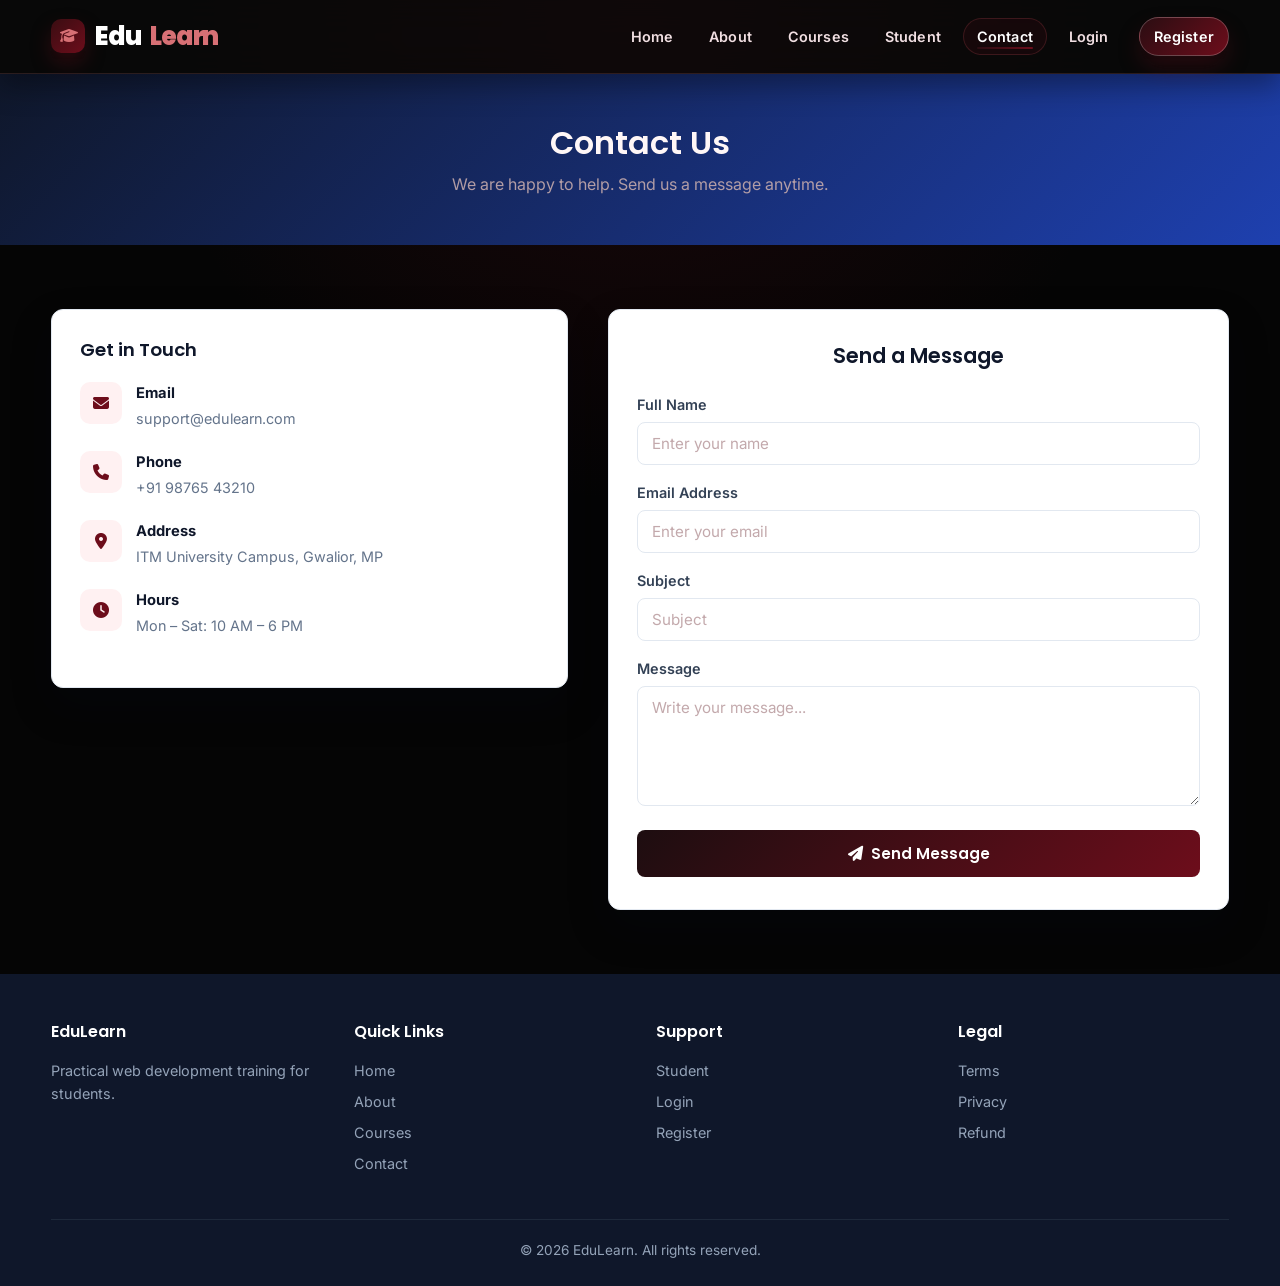
<file: contact.html>
<!DOCTYPE html>
<html lang="en">
<head>
    <meta charset="UTF-8">
    <meta name="viewport" content="width=device-width, initial-scale=1.0">
    <title>Contact Us - EduLearn</title>
    <link rel="stylesheet" href="https://cdnjs.cloudflare.com/ajax/libs/font-awesome/6.5.1/css/all.min.css">
    <link rel="stylesheet" href="css/contact.css">
</head>
<body>
<header class="header">
    <div class="container">
        <nav class="navbar">
            <a href="index.html" class="logo">
                <span class="logo-badge"><i class="fa-solid fa-graduation-cap"></i></span>
                Edu<span>Learn</span>
            </a>
            <ul class="nav-links">
                <li><a href="index.html">Home</a></li>
                <li><a href="about.html">About</a></li>
                <li><a href="courses.html">Courses</a></li>
                <li><a href="student.html">Student</a></li>
                <li><a href="contact.html" class="active">Contact</a></li>
                <li><a href="login.html">Login</a></li>
                <li><a href="register.html" class="btn-nav">Register</a></li>
            </ul>
        </nav>
    </div>
</header>

<section class="page-header">
    <div class="container">
        <h1>Contact Us</h1>
        <p>We are happy to help. Send us a message anytime.</p>
    </div>
</section>

<section class="section">
    <div class="container">
        <div class="contact-grid">
            <div class="contact-info-card">
                <h3>Get in Touch</h3>
                <div class="contact-item">
                    <div class="ci-icon"><i class="fa-solid fa-envelope"></i></div>
                    <div><strong>Email</strong><span>support@edulearn.com</span></div>
                </div>
                <div class="contact-item">
                    <div class="ci-icon"><i class="fa-solid fa-phone"></i></div>
                    <div><strong>Phone</strong><span>+91 98765 43210</span></div>
                </div>
                <div class="contact-item">
                    <div class="ci-icon"><i class="fa-solid fa-location-dot"></i></div>
                    <div><strong>Address</strong><span>ITM University Campus, Gwalior, MP</span></div>
                </div>
                <div class="contact-item">
                    <div class="ci-icon"><i class="fa-solid fa-clock"></i></div>
                    <div><strong>Hours</strong><span>Mon – Sat: 10 AM – 6 PM</span></div>
                </div>
            </div>

            <div class="form-wrapper">
                <h2>Send a Message</h2>
                <form action="#" method="post">
                    <div class="form-group">
                        <label for="name">Full Name</label>
                        <input type="text" id="name" name="name" placeholder="Enter your name" required>
                    </div>
                    <div class="form-group">
                        <label for="email">Email Address</label>
                        <input type="email" id="email" name="email" placeholder="Enter your email" required>
                    </div>
                    <div class="form-group">
                        <label for="subject">Subject</label>
                        <input type="text" id="subject" name="subject" placeholder="Subject">
                    </div>
                    <div class="form-group">
                        <label for="message">Message</label>
                        <textarea id="message" name="message" placeholder="Write your message..." required></textarea>
                    </div>
                    <button type="submit" class="btn btn-primary btn-block"><i class="fa-solid fa-paper-plane"></i> Send Message</button>
                </form>
            </div>
        </div>
    </div>
</section>

<footer class="footer">
    <div class="container">
        <div class="footer-grid">
            <div><h4>EduLearn</h4><p>Practical web development training for students.</p></div>
            <div><h4>Quick Links</h4><a href="index.html">Home</a><a href="about.html">About</a><a href="courses.html">Courses</a><a href="contact.html">Contact</a></div>
            <div><h4>Support</h4><a href="student.html">Student</a><a href="login.html">Login</a><a href="register.html">Register</a></div>
            <div><h4>Legal</h4><a href="terms.html">Terms</a><a href="privacy.html">Privacy</a><a href="refund.html">Refund</a></div>
        </div>
        <div class="footer-bottom">&copy; 2026 EduLearn. All rights reserved.</div>
    </div>
</footer>
</body>
</html>
</file>
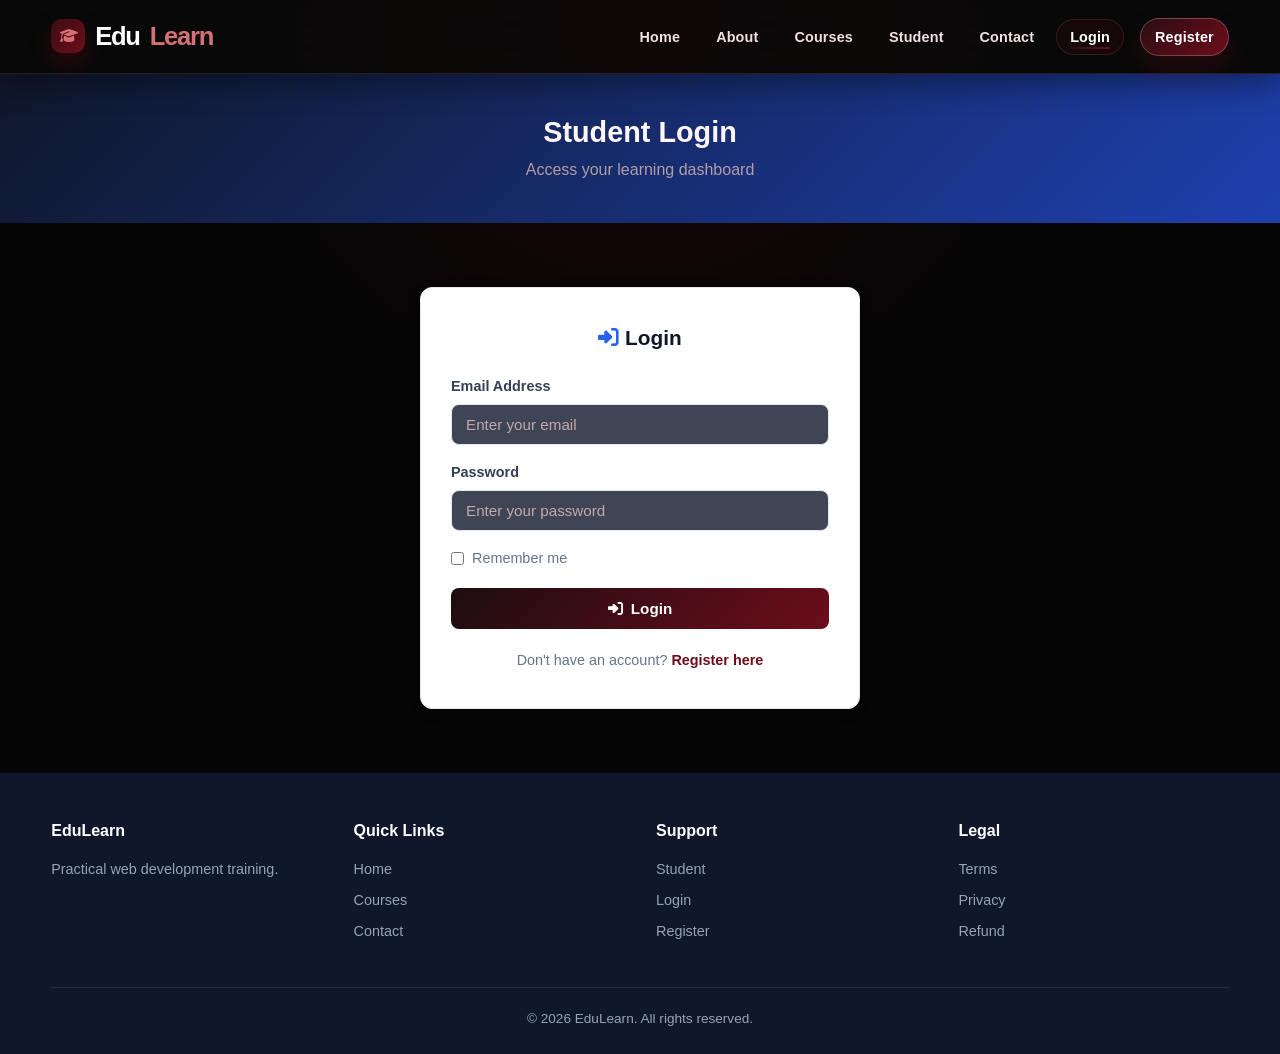
<file: login.html>
<!DOCTYPE html>
<html lang="en">
<head>
    <meta charset="UTF-8">
    <meta name="viewport" content="width=device-width, initial-scale=1.0">
    <title>Login - EduLearn</title>
    <link rel="stylesheet" href="https://cdnjs.cloudflare.com/ajax/libs/font-awesome/6.5.1/css/all.min.css">
    <link rel="stylesheet" href="css/login.css">
</head>
<body>
<header class="header">
    <div class="container">
        <nav class="navbar">
            <a href="index.html" class="logo">
                <span class="logo-badge"><i class="fa-solid fa-graduation-cap"></i></span>
                Edu<span>Learn</span>
            </a>
            <ul class="nav-links">
                <li><a href="index.html">Home</a></li>
                <li><a href="about.html">About</a></li>
                <li><a href="courses.html">Courses</a></li>
                <li><a href="student.html">Student</a></li>
                <li><a href="contact.html">Contact</a></li>
                <li><a href="login.html" class="active">Login</a></li>
                <li><a href="register.html" class="btn-nav">Register</a></li>
            </ul>
        </nav>
    </div>
</header>

<section class="page-header">
    <div class="container">
        <h1>Student Login</h1>
        <p>Access your learning dashboard</p>
    </div>
</section>

<section class="section">
    <div class="container">
        <div class="form-wrapper">
            <h2><i class="fa-solid fa-right-to-bracket" style="color:#2563eb;"></i> Login</h2>
            <form action="#" method="post">
                <div class="form-group">
                    <label for="email">Email Address</label>
                    <input type="email" id="email" name="email" placeholder="Enter your email" required>
                </div>
                <div class="form-group">
                    <label for="password">Password</label>
                    <input type="password" id="password" name="password" placeholder="Enter your password" required>
                </div>
                <div class="checkbox-group">
                    <input type="checkbox" id="remember" name="remember">
                    <label for="remember">Remember me</label>
                </div>
                <button type="submit" class="btn btn-primary btn-block"><i class="fa-solid fa-right-to-bracket"></i> Login</button>
            </form>
            <div class="form-footer">
                Don't have an account? <a href="register.html">Register here</a>
            </div>
        </div>
    </div>
</section>

<footer class="footer">
    <div class="container">
        <div class="footer-grid">
            <div><h4>EduLearn</h4><p>Practical web development training.</p></div>
            <div><h4>Quick Links</h4><a href="index.html">Home</a><a href="courses.html">Courses</a><a href="contact.html">Contact</a></div>
            <div><h4>Support</h4><a href="student.html">Student</a><a href="login.html">Login</a><a href="register.html">Register</a></div>
            <div><h4>Legal</h4><a href="terms.html">Terms</a><a href="privacy.html">Privacy</a><a href="refund.html">Refund</a></div>
        </div>
        <div class="footer-bottom">&copy; 2026 EduLearn. All rights reserved.</div>
    </div>
</footer>
</body>
</html>
</file>
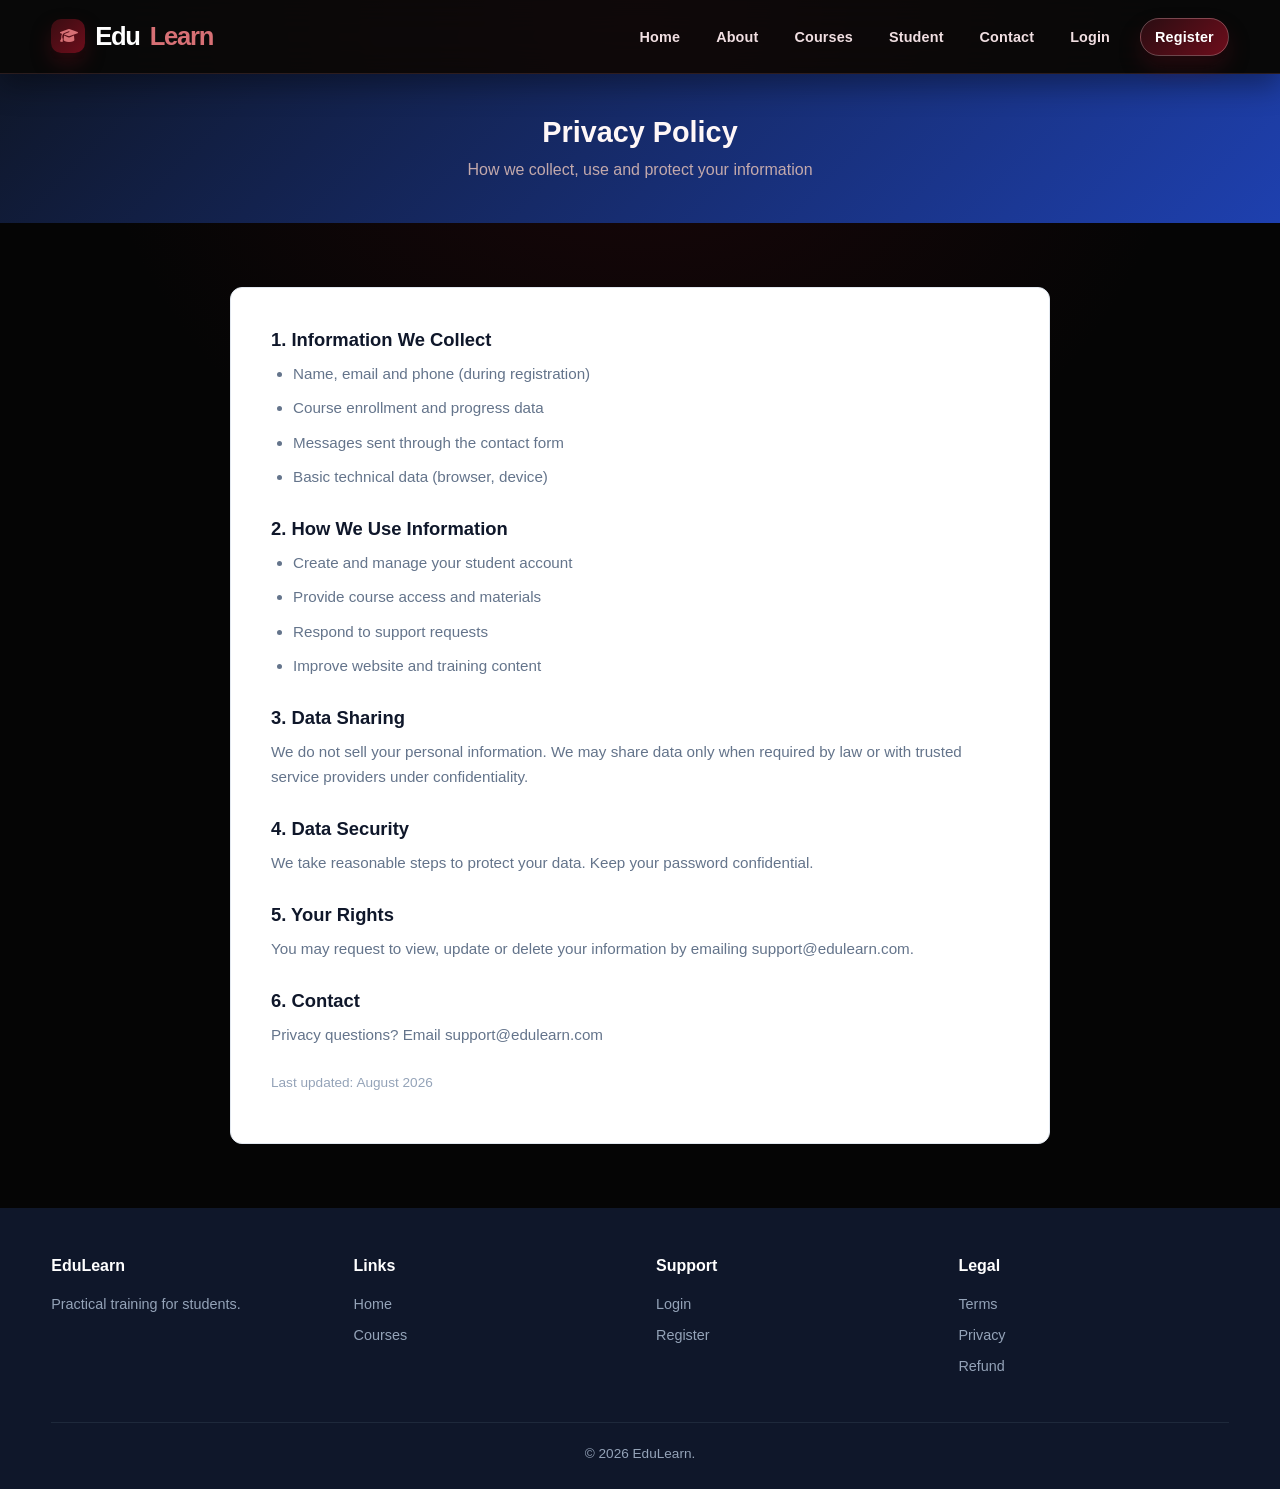
<file: privacy.html>
<!DOCTYPE html>
<html lang="en">
<head>
    <meta charset="UTF-8">
    <meta name="viewport" content="width=device-width, initial-scale=1.0">
    <title>Privacy Policy - EduLearn</title>
    <link rel="stylesheet" href="https://cdnjs.cloudflare.com/ajax/libs/font-awesome/6.5.1/css/all.min.css">
    <link rel="stylesheet" href="css/privacy.css">
</head>
<body>
<header class="header">
    <div class="container">
        <nav class="navbar">
            <a href="index.html" class="logo">
                <span class="logo-badge"><i class="fa-solid fa-graduation-cap"></i></span>
                Edu<span>Learn</span>
            </a>
            <ul class="nav-links">
                <li><a href="index.html">Home</a></li>
                <li><a href="about.html">About</a></li>
                <li><a href="courses.html">Courses</a></li>
                <li><a href="student.html">Student</a></li>
                <li><a href="contact.html">Contact</a></li>
                <li><a href="login.html">Login</a></li>
                <li><a href="register.html" class="btn-nav">Register</a></li>
            </ul>
        </nav>
    </div>
</header>
<section class="page-header"><div class="container"><h1>Privacy Policy</h1><p>How we collect, use and protect your information</p></div></section>
<section class="section"><div class="container"><div class="policy-content">
    <h2>1. Information We Collect</h2>
    <ul>
        <li>Name, email and phone (during registration)</li>
        <li>Course enrollment and progress data</li>
        <li>Messages sent through the contact form</li>
        <li>Basic technical data (browser, device)</li>
    </ul>
    <h2>2. How We Use Information</h2>
    <ul>
        <li>Create and manage your student account</li>
        <li>Provide course access and materials</li>
        <li>Respond to support requests</li>
        <li>Improve website and training content</li>
    </ul>
    <h2>3. Data Sharing</h2>
    <p>We do not sell your personal information. We may share data only when required by law or with trusted service providers under confidentiality.</p>
    <h2>4. Data Security</h2>
    <p>We take reasonable steps to protect your data. Keep your password confidential.</p>
    <h2>5. Your Rights</h2>
    <p>You may request to view, update or delete your information by emailing support@edulearn.com.</p>
    <h2>6. Contact</h2>
    <p>Privacy questions? Email support@edulearn.com</p>
    <p style="margin-top:24px;color:#94a3b8;font-size:0.85rem;">Last updated: August 2026</p>
</div></div></section>
<footer class="footer"><div class="container"><div class="footer-grid">
<div><h4>EduLearn</h4><p>Practical training for students.</p></div>
<div><h4>Links</h4><a href="index.html">Home</a><a href="courses.html">Courses</a></div>
<div><h4>Support</h4><a href="login.html">Login</a><a href="register.html">Register</a></div>
<div><h4>Legal</h4><a href="terms.html">Terms</a><a href="privacy.html">Privacy</a><a href="refund.html">Refund</a></div>
</div><div class="footer-bottom">&copy; 2026 EduLearn.</div></div></footer>
</body></html>
</file>
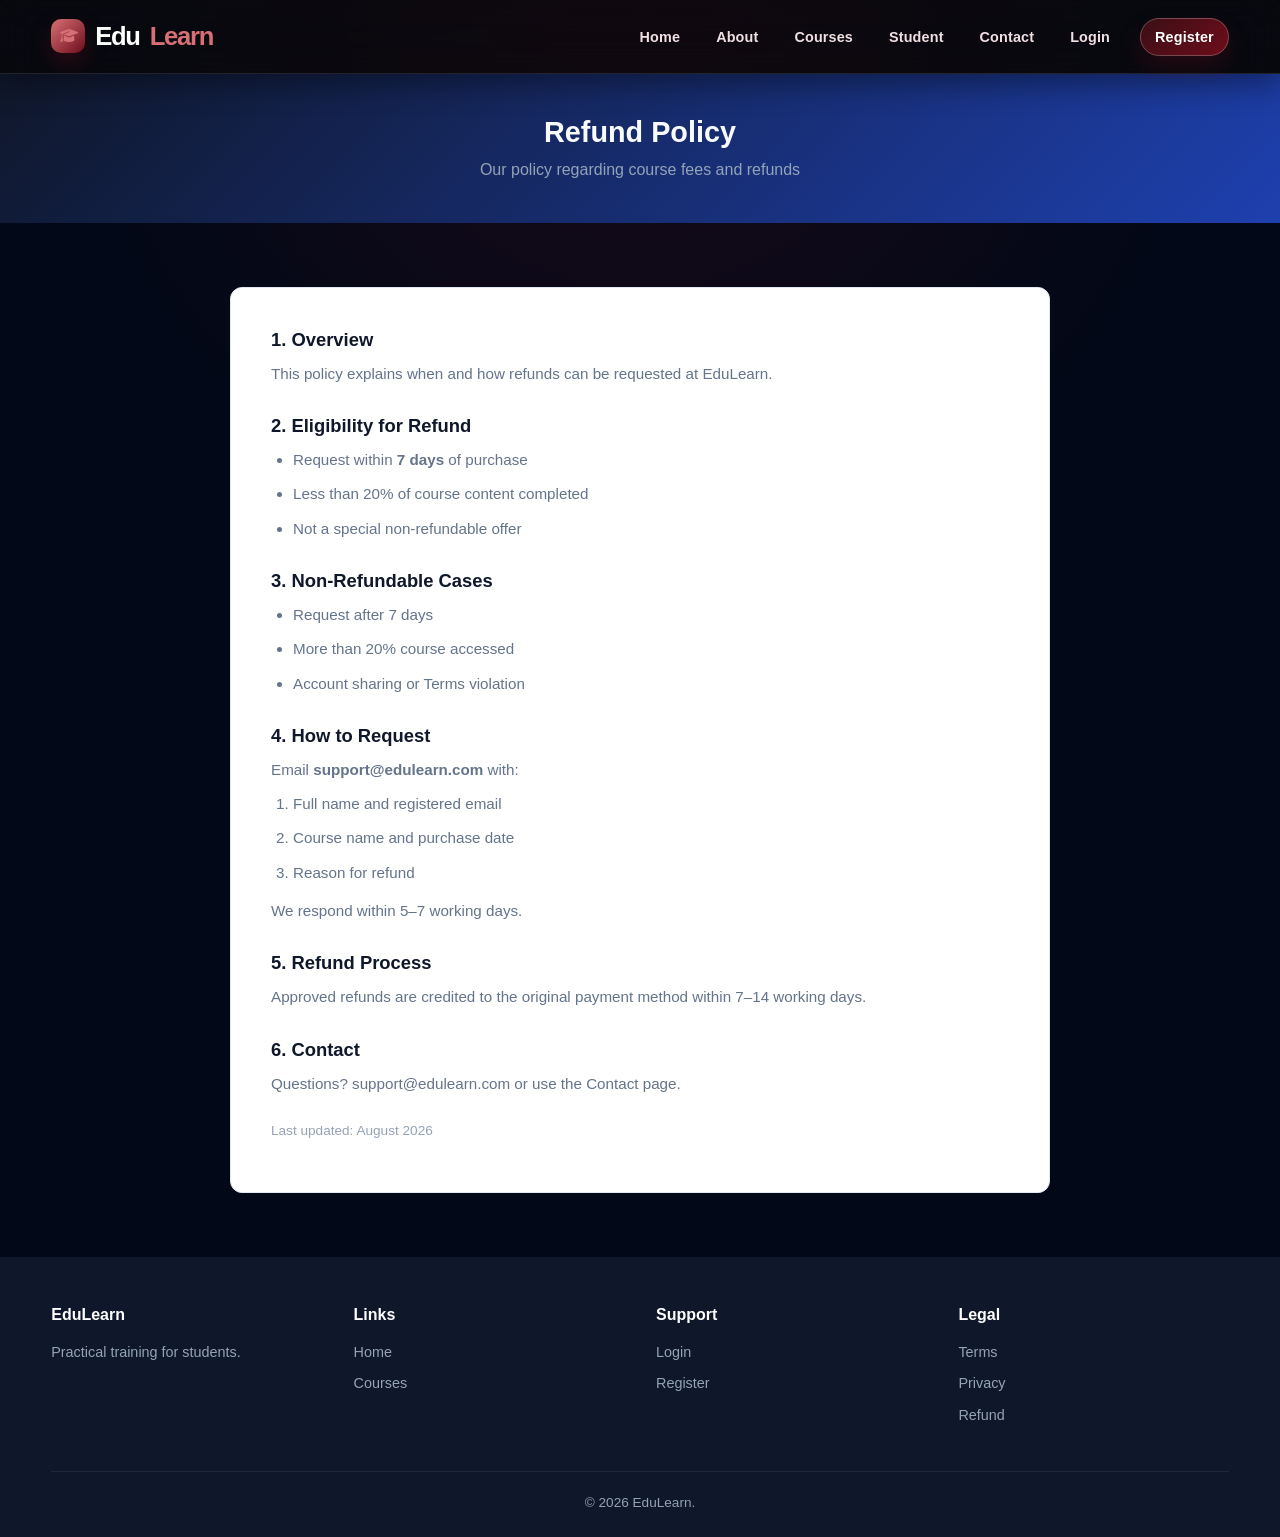
<file: refund.html>
<!DOCTYPE html>
<html lang="en">
<head>
    <meta charset="UTF-8">
    <meta name="viewport" content="width=device-width, initial-scale=1.0">
    <title>Refund Policy - EduLearn</title>
    <link rel="stylesheet" href="https://cdnjs.cloudflare.com/ajax/libs/font-awesome/6.5.1/css/all.min.css">
    <link rel="stylesheet" href="css/refund.css">
</head>
<body>
<header class="header">
    <div class="container">
        <nav class="navbar">
            <a href="index.html" class="logo">
                <span class="logo-badge"><i class="fa-solid fa-graduation-cap"></i></span>
                Edu<span>Learn</span>
            </a>
            <ul class="nav-links">
                <li><a href="index.html">Home</a></li>
                <li><a href="about.html">About</a></li>
                <li><a href="courses.html">Courses</a></li>
                <li><a href="student.html">Student</a></li>
                <li><a href="contact.html">Contact</a></li>
                <li><a href="login.html">Login</a></li>
                <li><a href="register.html" class="btn-nav">Register</a></li>
            </ul>
        </nav>
    </div>
</header>
<section class="page-header"><div class="container"><h1>Refund Policy</h1><p>Our policy regarding course fees and refunds</p></div></section>
<section class="section"><div class="container"><div class="policy-content">
    <h2>1. Overview</h2>
    <p>This policy explains when and how refunds can be requested at EduLearn.</p>
    <h2>2. Eligibility for Refund</h2>
    <ul>
        <li>Request within <strong>7 days</strong> of purchase</li>
        <li>Less than 20% of course content completed</li>
        <li>Not a special non-refundable offer</li>
    </ul>
    <h2>3. Non-Refundable Cases</h2>
    <ul>
        <li>Request after 7 days</li>
        <li>More than 20% course accessed</li>
        <li>Account sharing or Terms violation</li>
    </ul>
    <h2>4. How to Request</h2>
    <p>Email <strong>support@edulearn.com</strong> with:</p>
    <ol>
        <li>Full name and registered email</li>
        <li>Course name and purchase date</li>
        <li>Reason for refund</li>
    </ol>
    <p>We respond within 5–7 working days.</p>
    <h2>5. Refund Process</h2>
    <p>Approved refunds are credited to the original payment method within 7–14 working days.</p>
    <h2>6. Contact</h2>
    <p>Questions? support@edulearn.com or use the Contact page.</p>
    <p style="margin-top:24px;color:#94a3b8;font-size:0.85rem;">Last updated: August 2026</p>
</div></div></section>
<footer class="footer"><div class="container"><div class="footer-grid">
<div><h4>EduLearn</h4><p>Practical training for students.</p></div>
<div><h4>Links</h4><a href="index.html">Home</a><a href="courses.html">Courses</a></div>
<div><h4>Support</h4><a href="login.html">Login</a><a href="register.html">Register</a></div>
<div><h4>Legal</h4><a href="terms.html">Terms</a><a href="privacy.html">Privacy</a><a href="refund.html">Refund</a></div>
</div><div class="footer-bottom">&copy; 2026 EduLearn.</div></div></footer>
</body></html>
</file>
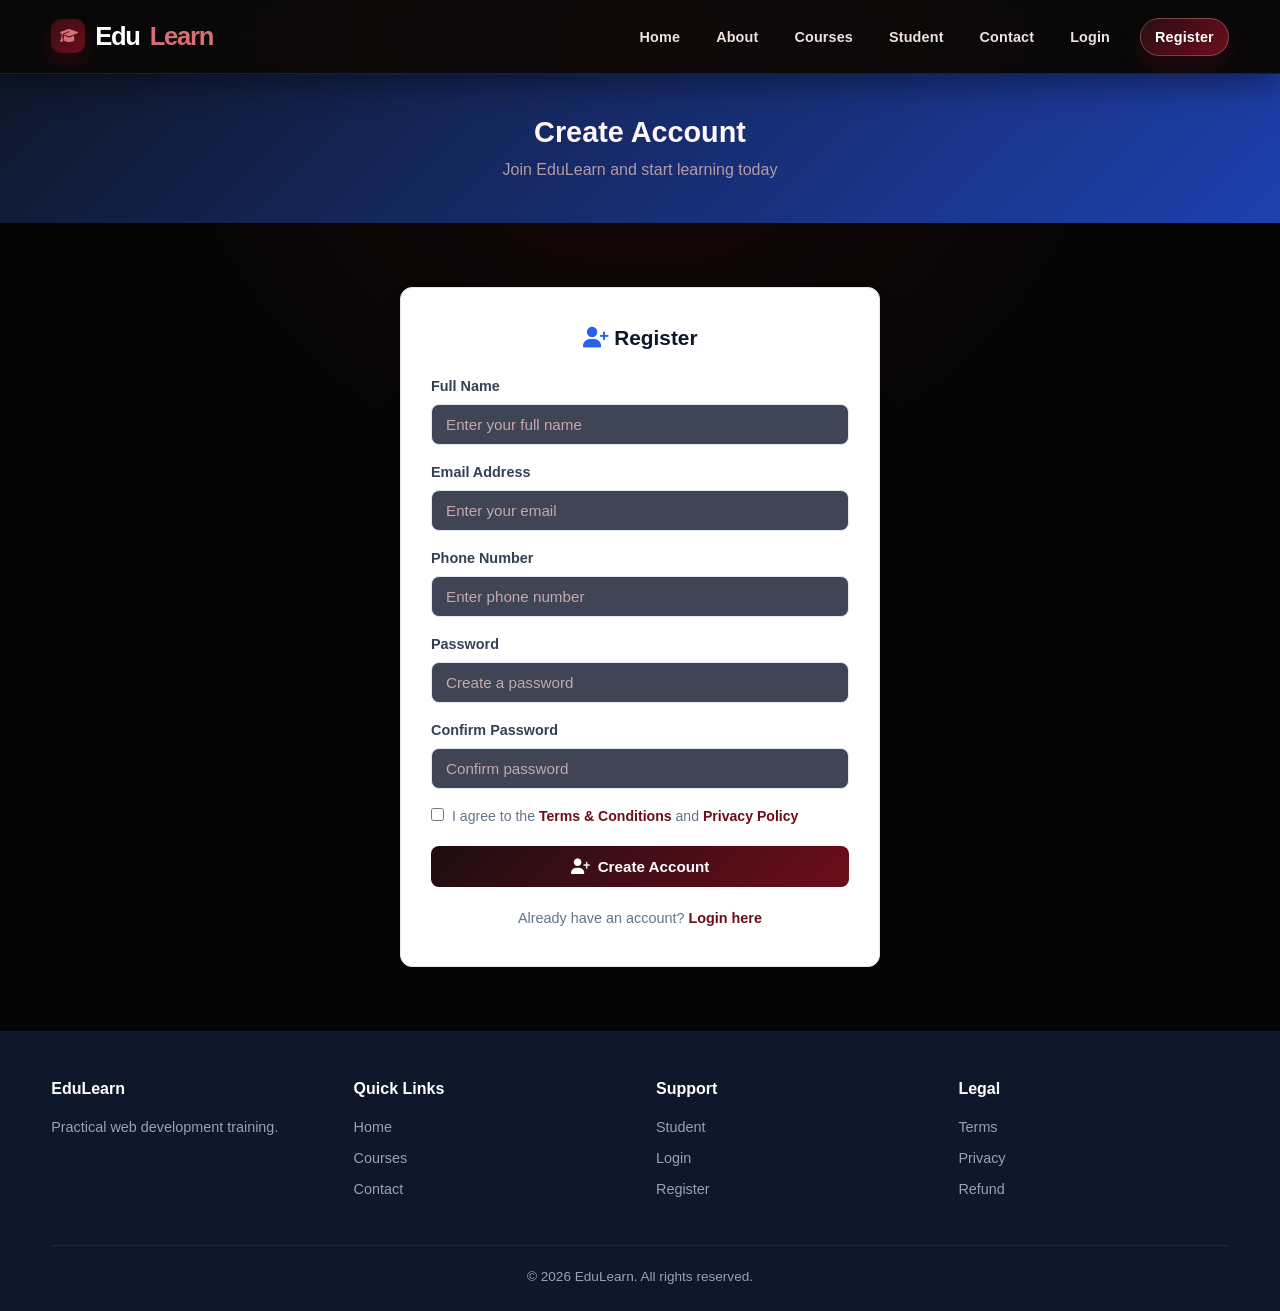
<file: register.html>
<!DOCTYPE html>
<html lang="en">
<head>
    <meta charset="UTF-8">
    <meta name="viewport" content="width=device-width, initial-scale=1.0">
    <title>Register - EduLearn</title>
    <link rel="stylesheet" href="https://cdnjs.cloudflare.com/ajax/libs/font-awesome/6.5.1/css/all.min.css">
    <link rel="stylesheet" href="css/register.css">
</head>
<body>
<header class="header">
    <div class="container">
        <nav class="navbar">
            <a href="index.html" class="logo">
                <span class="logo-badge"><i class="fa-solid fa-graduation-cap"></i></span>
                Edu<span>Learn</span>
            </a>
            <ul class="nav-links">
                <li><a href="index.html">Home</a></li>
                <li><a href="about.html">About</a></li>
                <li><a href="courses.html">Courses</a></li>
                <li><a href="student.html">Student</a></li>
                <li><a href="contact.html">Contact</a></li>
                <li><a href="login.html">Login</a></li>
                <li><a href="register.html" class="btn-nav">Register</a></li>
            </ul>
        </nav>
    </div>
</header>

<section class="page-header">
    <div class="container">
        <h1>Create Account</h1>
        <p>Join EduLearn and start learning today</p>
    </div>
</section>

<section class="section">
    <div class="container">
        <div class="form-wrapper">
            <h2><i class="fa-solid fa-user-plus" style="color:#2563eb;"></i> Register</h2>
            <form action="#" method="post">
                <div class="form-group">
                    <label for="fullname">Full Name</label>
                    <input type="text" id="fullname" name="fullname" placeholder="Enter your full name" required>
                </div>
                <div class="form-group">
                    <label for="email">Email Address</label>
                    <input type="email" id="email" name="email" placeholder="Enter your email" required>
                </div>
                <div class="form-group">
                    <label for="phone">Phone Number</label>
                    <input type="tel" id="phone" name="phone" placeholder="Enter phone number">
                </div>
                <div class="form-group">
                    <label for="password">Password</label>
                    <input type="password" id="password" name="password" placeholder="Create a password" required>
                </div>
                <div class="form-group">
                    <label for="confirm">Confirm Password</label>
                    <input type="password" id="confirm" name="confirm" placeholder="Confirm password" required>
                </div>
                <div class="checkbox-group">
                    <input type="checkbox" id="terms" name="terms" required>
                    <label for="terms">I agree to the <a href="terms.html">Terms & Conditions</a> and <a href="privacy.html">Privacy Policy</a></label>
                </div>
                <button type="submit" class="btn btn-primary btn-block"><i class="fa-solid fa-user-plus"></i> Create Account</button>
            </form>
            <div class="form-footer">
                Already have an account? <a href="login.html">Login here</a>
            </div>
        </div>
    </div>
</section>

<footer class="footer">
    <div class="container">
        <div class="footer-grid">
            <div><h4>EduLearn</h4><p>Practical web development training.</p></div>
            <div><h4>Quick Links</h4><a href="index.html">Home</a><a href="courses.html">Courses</a><a href="contact.html">Contact</a></div>
            <div><h4>Support</h4><a href="student.html">Student</a><a href="login.html">Login</a><a href="register.html">Register</a></div>
            <div><h4>Legal</h4><a href="terms.html">Terms</a><a href="privacy.html">Privacy</a><a href="refund.html">Refund</a></div>
        </div>
        <div class="footer-bottom">&copy; 2026 EduLearn. All rights reserved.</div>
    </div>
</footer>
</body>
</html>
</file>
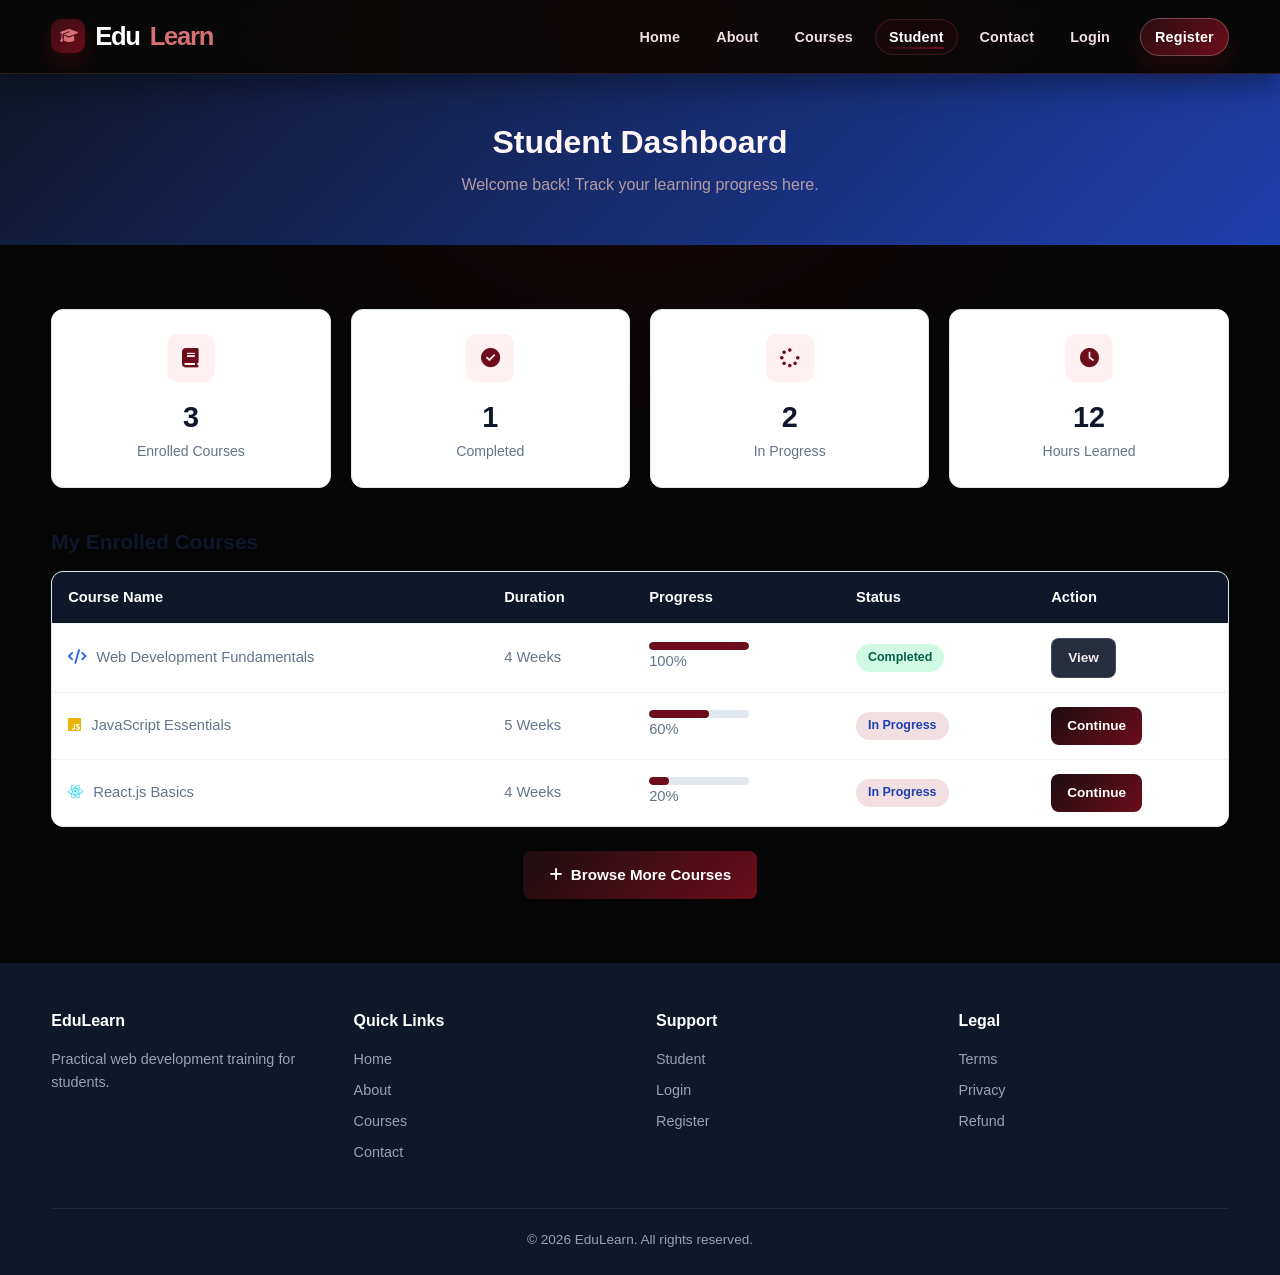
<file: student.html>
<!DOCTYPE html>
<html lang="en">
<head>
    <meta charset="UTF-8">
    <meta name="viewport" content="width=device-width, initial-scale=1.0">
    <title>Student Dashboard - EduLearn</title>
    <link rel="stylesheet" href="https://cdnjs.cloudflare.com/ajax/libs/font-awesome/6.5.1/css/all.min.css">
    <link rel="stylesheet" href="css/student.css">
</head>
<body>
<header class="header">
    <div class="container">
        <nav class="navbar">
            <a href="index.html" class="logo">
                <span class="logo-badge"><i class="fa-solid fa-graduation-cap"></i></span>
                Edu<span>Learn</span>
            </a>
            <ul class="nav-links">
                <li><a href="index.html">Home</a></li>
                <li><a href="about.html">About</a></li>
                <li><a href="courses.html">Courses</a></li>
                <li><a href="student.html" class="active">Student</a></li>
                <li><a href="contact.html">Contact</a></li>
                <li><a href="login.html">Login</a></li>
                <li><a href="register.html" class="btn-nav">Register</a></li>
            </ul>
        </nav>
    </div>
</header>

<section class="page-header">
    <div class="container">
        <h1>Student Dashboard</h1>
        <p>Welcome back! Track your learning progress here.</p>
    </div>
</section>

<section class="section">
    <div class="container">
        <div class="dashboard-grid">
            <div class="dash-card">
                <div class="icon-wrap"><i class="fa-solid fa-book"></i></div>
                <div class="dash-number">3</div>
                <div class="dash-label">Enrolled Courses</div>
            </div>
            <div class="dash-card">
                <div class="icon-wrap"><i class="fa-solid fa-circle-check"></i></div>
                <div class="dash-number">1</div>
                <div class="dash-label">Completed</div>
            </div>
            <div class="dash-card">
                <div class="icon-wrap"><i class="fa-solid fa-spinner"></i></div>
                <div class="dash-number">2</div>
                <div class="dash-label">In Progress</div>
            </div>
            <div class="dash-card">
                <div class="icon-wrap"><i class="fa-solid fa-clock"></i></div>
                <div class="dash-number">12</div>
                <div class="dash-label">Hours Learned</div>
            </div>
        </div>

        <h2 class="section-title" style="text-align:left; margin-bottom:16px; font-size:1.3rem;">My Enrolled Courses</h2>
        <div class="enrolled-table">
            <table>
                <thead>
                    <tr>
                        <th>Course Name</th>
                        <th>Duration</th>
                        <th>Progress</th>
                        <th>Status</th>
                        <th>Action</th>
                    </tr>
                </thead>
                <tbody>
                    <tr>
                        <td><i class="fa-solid fa-code" style="color:#2563eb;margin-right:6px;"></i> Web Development Fundamentals</td>
                        <td>4 Weeks</td>
                        <td>
                            <div class="progress-bar"><div class="progress-fill" style="width:100%;"></div></div>
                            100%
                        </td>
                        <td><span class="status-badge status-completed">Completed</span></td>
                        <td><a href="course-detail.html" class="btn btn-sm btn-secondary">View</a></td>
                    </tr>
                    <tr>
                        <td><i class="fa-brands fa-js" style="color:#eab308;margin-right:6px;"></i> JavaScript Essentials</td>
                        <td>5 Weeks</td>
                        <td>
                            <div class="progress-bar"><div class="progress-fill" style="width:60%;"></div></div>
                            60%
                        </td>
                        <td><span class="status-badge status-active">In Progress</span></td>
                        <td><a href="course-detail.html" class="btn btn-sm btn-primary">Continue</a></td>
                    </tr>
                    <tr>
                        <td><i class="fa-brands fa-react" style="color:#22d3ee;margin-right:6px;"></i> React.js Basics</td>
                        <td>4 Weeks</td>
                        <td>
                            <div class="progress-bar"><div class="progress-fill" style="width:20%;"></div></div>
                            20%
                        </td>
                        <td><span class="status-badge status-active">In Progress</span></td>
                        <td><a href="course-detail.html" class="btn btn-sm btn-primary">Continue</a></td>
                    </tr>
                </tbody>
            </table>
        </div>

        <div class="text-center mt-24">
            <a href="courses.html" class="btn btn-primary"><i class="fa-solid fa-plus"></i> Browse More Courses</a>
        </div>
    </div>
</section>

<footer class="footer">
    <div class="container">
        <div class="footer-grid">
            <div><h4>EduLearn</h4><p>Practical web development training for students.</p></div>
            <div><h4>Quick Links</h4><a href="index.html">Home</a><a href="about.html">About</a><a href="courses.html">Courses</a><a href="contact.html">Contact</a></div>
            <div><h4>Support</h4><a href="student.html">Student</a><a href="login.html">Login</a><a href="register.html">Register</a></div>
            <div><h4>Legal</h4><a href="terms.html">Terms</a><a href="privacy.html">Privacy</a><a href="refund.html">Refund</a></div>
        </div>
        <div class="footer-bottom">&copy; 2026 EduLearn. All rights reserved.</div>
    </div>
</footer>
</body>
</html>
</file>
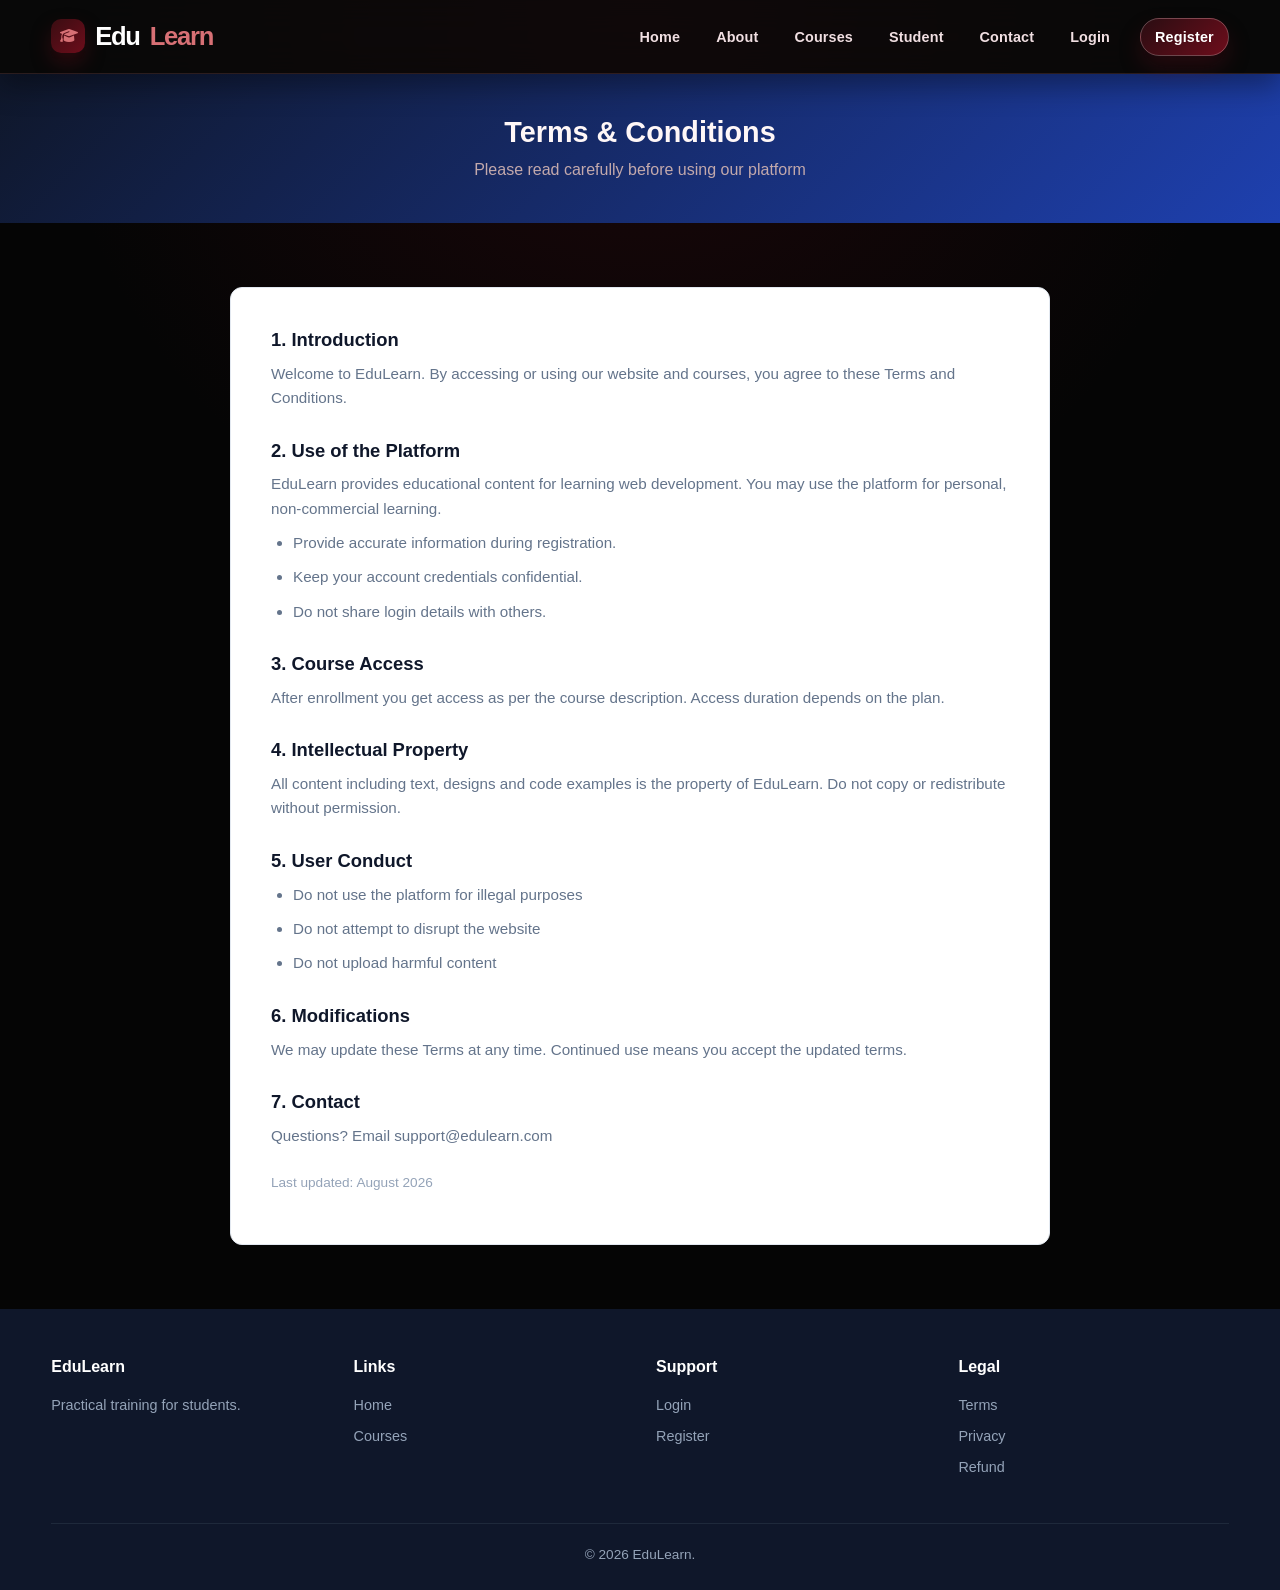
<file: terms.html>
<!DOCTYPE html>
<html lang="en">
<head>
    <meta charset="UTF-8">
    <meta name="viewport" content="width=device-width, initial-scale=1.0">
    <title>Terms & Conditions - EduLearn</title>
    <link rel="stylesheet" href="https://cdnjs.cloudflare.com/ajax/libs/font-awesome/6.5.1/css/all.min.css">
    <link rel="stylesheet" href="css/terms.css">
</head>
<body>
<header class="header">
    <div class="container">
        <nav class="navbar">
            <a href="index.html" class="logo">
                <span class="logo-badge"><i class="fa-solid fa-graduation-cap"></i></span>
                Edu<span>Learn</span>
            </a>
            <ul class="nav-links">
                <li><a href="index.html">Home</a></li>
                <li><a href="about.html">About</a></li>
                <li><a href="courses.html">Courses</a></li>
                <li><a href="student.html">Student</a></li>
                <li><a href="contact.html">Contact</a></li>
                <li><a href="login.html">Login</a></li>
                <li><a href="register.html" class="btn-nav">Register</a></li>
            </ul>
        </nav>
    </div>
</header>
<section class="page-header"><div class="container"><h1>Terms & Conditions</h1><p>Please read carefully before using our platform</p></div></section>
<section class="section"><div class="container"><div class="policy-content">
    <h2>1. Introduction</h2>
    <p>Welcome to EduLearn. By accessing or using our website and courses, you agree to these Terms and Conditions.</p>
    <h2>2. Use of the Platform</h2>
    <p>EduLearn provides educational content for learning web development. You may use the platform for personal, non-commercial learning.</p>
    <ul>
        <li>Provide accurate information during registration.</li>
        <li>Keep your account credentials confidential.</li>
        <li>Do not share login details with others.</li>
    </ul>
    <h2>3. Course Access</h2>
    <p>After enrollment you get access as per the course description. Access duration depends on the plan.</p>
    <h2>4. Intellectual Property</h2>
    <p>All content including text, designs and code examples is the property of EduLearn. Do not copy or redistribute without permission.</p>
    <h2>5. User Conduct</h2>
    <ul>
        <li>Do not use the platform for illegal purposes</li>
        <li>Do not attempt to disrupt the website</li>
        <li>Do not upload harmful content</li>
    </ul>
    <h2>6. Modifications</h2>
    <p>We may update these Terms at any time. Continued use means you accept the updated terms.</p>
    <h2>7. Contact</h2>
    <p>Questions? Email support@edulearn.com</p>
    <p style="margin-top:24px;color:#94a3b8;font-size:0.85rem;">Last updated: August 2026</p>
</div></div></section>
<footer class="footer"><div class="container"><div class="footer-grid">
<div><h4>EduLearn</h4><p>Practical training for students.</p></div>
<div><h4>Links</h4><a href="index.html">Home</a><a href="courses.html">Courses</a></div>
<div><h4>Support</h4><a href="login.html">Login</a><a href="register.html">Register</a></div>
<div><h4>Legal</h4><a href="terms.html">Terms</a><a href="privacy.html">Privacy</a><a href="refund.html">Refund</a></div>
</div><div class="footer-bottom">&copy; 2026 EduLearn.</div></div></footer>
</body></html>
</file>
<file: css/contact.css>
/* ============================================
   EduLearn - Home Page CSS
   Professional | Fully Responsive | HTML+CSS only
   ============================================ */

@import url('https://fonts.googleapis.com/css2?family=Poppins:wght@300;400;500;600;700;800&family=Inter:wght@400;500;600;700&display=swap');

:root {
    --bg: #050505;
    --bg-soft: #120d0d;
    --panel: #171212;
    --panel-strong: #1d1415;
    --card: #120d0d;
    --card-soft: #181112;
    --line: rgba(168, 107, 111, 0.25);
    --text: #f3eaea;
    --muted: #c3a9ac;
    --heading: #fff7f7;
    --primary: #1d0d10;
    --primary-strong: #3b0f15;
    --primary-deep: #6d0d1b;
    --shadow: rgba(8, 6, 6, 0.8);
}

* { margin: 0; padding: 0; box-sizing: border-box; }
html { scroll-behavior: auto; font-size: 16px; }
body {
    font-family: 'Inter', 'Segoe UI', sans-serif;
    color: var(--text);
    background: radial-gradient(circle at top, rgba(109, 13, 27, 0.22), transparent 35%), #050505;
    line-height: 1.6;
}
h1, h2, h3, h4, h5, h6 {
    font-family: 'Poppins', sans-serif;
    font-weight: 600;
    line-height: 1.3;
}
a { text-decoration: none; color: inherit; }
ul { list-style: none; }
img { max-width: 100%; height: auto; display: block; }
.container { width: 92%; max-width: 1200px; margin: 0 auto; }

/* Buttons */
.btn {
    display: inline-flex; align-items: center; justify-content: center; gap: 8px;
    padding: 12px 26px; border-radius: 8px; font-size: 0.95rem; font-weight: 600;
    font-family: 'Poppins', sans-serif; border: none; cursor: pointer;
}
.btn-primary { background: linear-gradient(135deg, var(--primary), var(--primary-deep)); color: #fff; }
.btn-primary:hover { background: linear-gradient(135deg, var(--primary-strong), #2a0d12); box-shadow: 0 4px 14px rgba(110, 13, 24, 0.45); }
.btn-secondary { background: rgba(15, 23, 42, 0.9); color: var(--text); border: 1.5px solid rgba(148, 163, 184, 0.25); }
.btn-secondary:hover { background: rgba(30, 41, 59, 0.9); }
.btn-outline { background: transparent; color: #fff; border: 2px solid rgba(255,255,255,0.85); }
.btn-outline:hover { background: rgba(255,255,255,0.1); color: #fff; }
.btn-block { display: flex; width: 100%; }
.btn-sm { padding: 8px 16px; font-size: 0.85rem; }

/* Header */
.header {
    position: sticky; top: 0; z-index: 100;
    background: rgba(10, 10, 10, 0.72);
    border-bottom: 1px solid rgba(168, 107, 111, 0.22);
    box-shadow: 0 12px 28px rgba(0, 0, 0, 0.35);
    backdrop-filter: blur(18px) saturate(1.2);
    -webkit-backdrop-filter: blur(18px) saturate(1.2);
}
.navbar {
    display: flex; justify-content: space-between; align-items: center;
    padding: 16px 0; gap: 18px; flex-wrap: wrap;
}
.logo {
    display: inline-flex; align-items: center; gap: 10px;
    font-family: 'Poppins', sans-serif; font-size: 1.6rem; font-weight: 800;
    color: #fff; letter-spacing: -0.05em;
}
.logo-badge {
    display: inline-flex; align-items: center; justify-content: center;
    width: 34px; height: 34px; border-radius: 10px;
    background: linear-gradient(135deg, #3a0d12, #6d0d1b);
    color: #fff3f3; box-shadow: 0 10px 20px rgba(109, 13, 27, 0.35);
    font-size: 0.9rem;
}
.logo span { color: #d77075; }
.nav-links { display: flex; flex-wrap: wrap; gap: 8px; align-items: center; }
.nav-links a {
    position: relative; color: #f1dfe2; padding: 10px 14px; border-radius: 999px;
    font-size: 0.9rem; font-weight: 600; letter-spacing: 0.01em;
    transition: color 0.25s ease, transform 0.25s ease, background 0.25s ease, box-shadow 0.25s ease;
}
.nav-links a::after {
    content: ''; position: absolute; left: 14px; right: 14px; bottom: 6px;
    height: 2px; border-radius: 999px; background: linear-gradient(90deg, #2a0d12, #6d0d1b);
    transform: scaleX(0); transform-origin: center; transition: transform 0.25s ease;
}
.nav-links a:hover, .nav-links a.active {
    background: rgba(109, 13, 27, 0.12); color: #fff; transform: translateY(-1px);
    box-shadow: inset 0 0 0 1px rgba(181, 71, 81, 0.25);
}
.nav-links a:hover::after, .nav-links a.active::after { transform: scaleX(1); }
.nav-links a.btn-nav {
    background: linear-gradient(135deg, #2a0d12, #6d0d1b);
    color: #fff; margin-left: 8px; border: 1px solid rgba(255,255,255,0.24);
    box-shadow: 0 12px 22px rgba(109, 13, 27, 0.28);
}
.nav-links a.btn-nav::after { display: none; }
.nav-links a.btn-nav:hover {
    background: linear-gradient(135deg, #3b0f15, #2a0d12);
    box-shadow: 0 16px 28px rgba(109, 13, 27, 0.34);
    transform: translateY(-2px);
}

/* Dark theme enhancements */
.section-header .tag {
    background: rgba(96, 165, 250, 0.12);
    color: #d6a6ad;
    border: 1px solid rgba(169, 76, 87, 0.35);
}
.section-title,
.feature-card h3,
.course-body h3,
.faq-item summary,
.contact-info-card h3,
.form-wrapper h2,
.course-detail-main h2,
.page-header h1,
.contact-item strong,
.form-group label,
.checkbox-group,
.form-footer,
.course-sidebar .price,
.info-table th,
.info-table td,
.sidebar-list li,
.course-detail-main p,
.course-detail-main li {
    color: var(--heading);
}
.section-subtitle,
.feature-card p,
.course-body p,
.course-meta,
.faq-body,
.contact-item span,
.form-footer,
.sidebar-list li,
.info-table td,
.form-group input::placeholder,
.form-group textarea::placeholder,
.form-group select,
.page-header p,
.course-detail-main p {
    color: var(--muted);
}
.feature-card,
.course-card,
.faq-item,
.contact-info-card,
.form-wrapper,
.course-detail-main,
.course-sidebar,
.syllabus-accordion details,
.syllabus-accordion summary,
.info-table th {
    background: linear-gradient(180deg, rgba(15,23,42,0.96), rgba(15,23,42,0.88));
    border-color: rgba(148, 163, 184, 0.18);
    box-shadow: 0 18px 40px rgba(2, 8, 23, 0.22);
}
.form-group input,
.form-group select,
.form-group textarea {
    background: rgba(15, 23, 42, 0.8);
    border-color: rgba(148, 163, 184, 0.22);
    color: var(--text);
}
.form-group input:focus,
.form-group select:focus,
.form-group textarea:focus {
    border-color: rgba(182,82,96,0.8);
    box-shadow: 0 0 0 3px rgba(109,13,27,0.18);
}

/* Hero */
.hero {
    position: relative; min-height: 480px; display: flex; align-items: center;
    background:
        linear-gradient(135deg, rgba(15,23,42,0.88) 0%, rgba(30,64,175,0.75) 100%),
        url('https://images.unsplash.com/photo-1522202176988-66273c2fd55f?w=1400&q=80') center/cover no-repeat;
    color: #fff; padding: 70px 0;
}
.hero-content { max-width: 640px; }
.hero-badge {
    display: inline-block; background: rgba(109,13,27,0.2);
    border: 1px solid rgba(182,82,96,0.4); color: #d8a4ac;
    padding: 6px 14px; border-radius: 20px; font-size: 0.8rem;
    font-weight: 600; margin-bottom: 18px;
}
.hero h1 { font-size: 2.6rem; font-weight: 700; margin-bottom: 16px; letter-spacing: -0.5px; }
.hero p { font-size: 1.1rem; opacity: 0.92; margin-bottom: 28px; max-width: 520px; }
.hero-buttons { display: flex; gap: 14px; flex-wrap: wrap; }
.hero-stats { display: flex; gap: 32px; margin-top: 40px; flex-wrap: wrap; }
.hero-stat .num { font-family: 'Poppins', sans-serif; font-size: 1.6rem; font-weight: 700; color: #d97882; }
.hero-stat .label { font-size: 0.85rem; opacity: 0.8; }

/* Sections */
.section { padding: 64px 0; }
.section-header { text-align: center; margin-bottom: 44px; }
.section-header .tag {
    display: inline-block; background: #fff1f2; color: #6d0d1b;
    padding: 5px 14px; border-radius: 20px; font-size: 0.8rem;
    font-weight: 600; margin-bottom: 12px;
}
.section-title { font-size: 1.9rem; color: #0f172a; margin-bottom: 10px; }
.section-subtitle { color: #64748b; max-width: 560px; margin: 0 auto; font-size: 1rem; }

/* Features */
.features {
    display: grid; grid-template-columns: repeat(auto-fit, minmax(250px, 1fr)); gap: 24px;
}
.feature-card {
    background: #fff; padding: 30px 24px; border-radius: 12px;
    border: 1px solid #e2e8f0; box-shadow: 0 1px 3px rgba(0,0,0,0.04); text-align: center;
}
.feature-card:hover { border-color: #d6a6ad; box-shadow: 0 8px 24px rgba(109,13,27,0.08); }
.feature-icon {
    width: 56px; height: 56px; margin: 0 auto 16px; background: #fff1f2;
    border-radius: 12px; display: flex; align-items: center; justify-content: center;
    font-size: 1.4rem; color: #6d0d1b;
}
.feature-card h3 { font-size: 1.1rem; color: #0f172a; margin-bottom: 8px; }
.feature-card p { color: #64748b; font-size: 0.92rem; }

/* Courses */
.courses-grid {
    display: grid; grid-template-columns: repeat(auto-fit, minmax(300px, 1fr)); gap: 28px;
}
.course-card {
    background: #fff; border-radius: 12px; border: 1px solid #e2e8f0;
    overflow: hidden; box-shadow: 0 1px 3px rgba(0,0,0,0.04);
}
.course-card:hover { box-shadow: 0 12px 28px rgba(0,0,0,0.08); border-color: #cbd5e1; }
.course-poster { position: relative; height: 180px; overflow: hidden; }
.course-poster img { width: 100%; height: 100%; object-fit: cover; }
.course-poster .poster-overlay {
    position: absolute; inset: 0;
    background: linear-gradient(to top, rgba(15,23,42,0.7), transparent);
}
.course-poster .course-tag {
    position: absolute; top: 12px; left: 12px; background: #6d0d1b; color: #fff;
    padding: 4px 10px; border-radius: 4px; font-size: 0.75rem; font-weight: 600;
}
.course-body { padding: 20px; }
.course-body h3 { font-size: 1.1rem; color: #0f172a; margin-bottom: 8px; }
.course-body p { color: #64748b; font-size: 0.9rem; margin-bottom: 14px; }
.course-meta {
    display: flex; justify-content: space-between; align-items: center;
    margin-bottom: 16px; font-size: 0.88rem; color: #64748b;
}
.course-meta i { margin-right: 4px; color: #94a3b8; }
.course-price { font-family: 'Poppins', sans-serif; font-weight: 700; color: #6d0d1b; font-size: 1.15rem; }

/* Carousel Pure CSS */
.carousel-section { background: #0f172a; padding: 64px 0; color: #fff; }
.carousel-section .section-title { color: #fff; }
.carousel-section .section-subtitle { color: #94a3b8; }
.carousel {
    position: relative; max-width: 900px; margin: 0 auto;
    overflow: hidden; border-radius: 12px;
}
.carousel-slides { display: flex; width: 300%; transition: transform 0.4s ease; }
.carousel-slide {
    width: 33.333%; flex-shrink: 0; padding: 40px 36px;
    background: #1e293b; text-align: center;
}
.carousel-slide .quote-icon { font-size: 2rem; color: #d97882; margin-bottom: 16px; }
.carousel-slide p {
    font-size: 1.1rem; color: #e2e8f0; margin-bottom: 20px; font-style: italic;
    max-width: 600px; margin-left: auto; margin-right: auto;
}
.carousel-slide .author { font-weight: 600; color: #d97882; }
.carousel-slide .author-role { font-size: 0.85rem; color: #94a3b8; }
.carousel-nav { display: flex; justify-content: center; gap: 10px; margin-top: 24px; }
.carousel-nav label {
    width: 12px; height: 12px; border-radius: 50%; background: #475569; cursor: pointer;
}
.carousel input[type="radio"] { display: none; }
#c1:checked ~ .carousel-nav label[for="c1"],
#c2:checked ~ .carousel-nav label[for="c2"],
#c3:checked ~ .carousel-nav label[for="c3"] { background: #d97882; }
#c1:checked ~ .carousel-slides { transform: translateX(0); }
#c2:checked ~ .carousel-slides { transform: translateX(-33.333%); }
#c3:checked ~ .carousel-slides { transform: translateX(-66.666%); }

/* FAQ Accordion */
.faq-list { max-width: 760px; margin: 0 auto; }
.faq-item {
    background: #fff; border: 1px solid #e2e8f0; border-radius: 10px;
    margin-bottom: 12px; overflow: hidden;
}
.faq-item summary {
    padding: 18px 22px; font-weight: 600; font-family: 'Poppins', sans-serif;
    font-size: 0.98rem; color: #0f172a; cursor: pointer; list-style: none;
    display: flex; justify-content: space-between; align-items: center; gap: 12px;
}
.faq-item summary::-webkit-details-marker { display: none; }
.faq-item summary::after { content: '+'; font-size: 1.3rem; color: #6d0d1b; font-weight: 400; flex-shrink: 0; }
.faq-item[open] summary::after { content: '\2212'; }
.faq-item[open] summary { border-bottom: 1px solid #e2e8f0; background: #f8fafc; }
.faq-body { padding: 16px 22px 20px; color: #64748b; font-size: 0.95rem; }

/* Stats */
.stats-band {
    background: linear-gradient(135deg, #0f0f10, #3a0d12 40%, #6d0d1b); padding: 48px 0; color: #fff;
}
.stats-grid {
    display: grid; grid-template-columns: repeat(auto-fit, minmax(150px, 1fr));
    gap: 24px; text-align: center;
}
.stats-grid .num { font-family: 'Poppins', sans-serif; font-size: 2.2rem; font-weight: 700; }
.stats-grid .label { font-size: 0.9rem; opacity: 0.9; }

/* CTA */
.cta-section {
    background:
        linear-gradient(135deg, rgba(15,23,42,0.9), rgba(30,64,175,0.85)),
        url('https://images.unsplash.com/photo-1516321318423-f06f85e504b3?w=1200&q=80') center/cover;
    padding: 60px 0; text-align: center; color: #fff;
}
.cta-section h2 { font-size: 1.8rem; margin-bottom: 12px; }
.cta-section p { opacity: 0.9; margin-bottom: 24px; }

/* Footer */
.footer { background: #0f172a; color: #94a3b8; padding: 48px 0 24px; }
.footer-grid {
    display: grid; grid-template-columns: repeat(auto-fit, minmax(180px, 1fr));
    gap: 32px; margin-bottom: 36px;
}
.footer h4 { color: #fff; font-size: 1rem; margin-bottom: 16px; }
.footer p { font-size: 0.9rem; margin-bottom: 8px; }
.footer a { display: block; font-size: 0.9rem; margin-bottom: 8px; color: #94a3b8; }
.footer a:hover { color: #d97882; }
.footer-social { display: flex; gap: 12px; margin-top: 12px; }
.footer-social a {
    width: 36px; height: 36px; background: #1e293b; border-radius: 8px;
    display: flex; align-items: center; justify-content: center; color: #94a3b8; font-size: 0.95rem;
}
.footer-social a:hover { background: #6d0d1b; color: #fff; }
.footer-bottom {
    border-top: 1px solid #1e293b; padding-top: 20px; text-align: center; font-size: 0.85rem;
}

.text-center { text-align: center; }
.mt-24 { margin-top: 24px; }
.bg-light { background: #f1f5f9; }

@media (max-width: 992px) {
    .hero h1 { font-size: 2.1rem; }
    .hero { min-height: 400px; padding: 50px 0; }
}
@media (max-width: 768px) {
    .navbar { flex-direction: column; align-items: flex-start; }
    .nav-links { width: 100%; justify-content: flex-start; }
    .hero h1 { font-size: 1.75rem; }
    .hero p { font-size: 1rem; }
    .section { padding: 48px 0; }
    .section-title { font-size: 1.55rem; }
    .carousel-slide { padding: 28px 20px; }
    .carousel-slide p { font-size: 1rem; }
}
@media (max-width: 480px) {
    .hero h1 { font-size: 1.5rem; }
    .hero-buttons { flex-direction: column; }
    .btn { width: 100%; }
    .hero-stats { gap: 20px; }
    .feature-card, .course-body { padding: 18px; }
    .course-poster { height: 150px; }
    html { font-size: 15px; }
}

.page-header {
    background: linear-gradient(135deg, #0f172a, #1e40af); color: #fff;
    padding: 48px 0; text-align: center;
}
.page-header h1 { font-size: 2rem; margin-bottom: 8px; }
.page-header p { opacity: 0.9; }
.contact-grid {
    display: grid; grid-template-columns: 1fr 1.2fr; gap: 40px; align-items: start;
}
.contact-info-card {
    background: #fff; padding: 28px; border-radius: 12px; border: 1px solid #e2e8f0;
}
.contact-info-card h3 { color: #0f172a; margin-bottom: 20px; font-size: 1.15rem; }
.contact-item {
    display: flex; gap: 14px; margin-bottom: 20px; align-items: flex-start;
}
.contact-item .ci-icon {
    width: 42px; height: 42px; background: #fff1f2; border-radius: 10px;
    display: flex; align-items: center; justify-content: center; color: #6d0d1b; flex-shrink: 0;
}
.contact-item strong { display: block; color: #0f172a; font-size: 0.92rem; }
.contact-item span { color: #64748b; font-size: 0.9rem; }
.form-wrapper {
    background: #fff; padding: 32px 28px; border-radius: 12px; border: 1px solid #e2e8f0;
}
.form-wrapper h2 { text-align: center; color: #0f172a; margin-bottom: 24px; font-size: 1.3rem; }
.form-group { margin-bottom: 16px; }
.form-group label {
    display: block; margin-bottom: 6px; font-weight: 600; color: #334155; font-size: 0.9rem;
}
.form-group input, .form-group select, .form-group textarea {
    width: 100%; padding: 11px 14px; border: 1.5px solid #e2e8f0;
    border-radius: 8px; font-size: 0.95rem; font-family: inherit; background: #fff; color: #1e293b;
}
.form-group input:focus, .form-group select:focus, .form-group textarea:focus {
    outline: none; border-color: #6d0d1b; box-shadow: 0 0 0 3px rgba(109,13,27,0.12);
}
.form-group textarea { min-height: 120px; resize: vertical; }
@media (max-width: 768px) {
    .contact-grid { grid-template-columns: 1fr; }
}
</file>
<file: css/login.css>
:root {
    --bg: #050505;
    --bg-soft: #120d0d;
    --panel: #171212;
    --panel-strong: #1d1415;
    --card: #120d0d;
    --card-soft: #181112;
    --line: rgba(168, 107, 111, 0.25);
    --text: #f3eaea;
    --muted: #c3a9ac;
    --heading: #fff7f7;
    --primary: #1d0d10;
    --primary-strong: #3b0f15;
    --primary-deep: #6d0d1b;
    --shadow: rgba(8, 6, 6, 0.8);
}

* { margin: 0; padding: 0; box-sizing: border-box; }
html { scroll-behavior: auto; font-size: 16px; }
body {
    font-family: 'Inter', 'Segoe UI', sans-serif;
    color: var(--text);
    background: radial-gradient(circle at top, rgba(109, 13, 27, 0.22), transparent 35%), #050505;
    line-height: 1.6;
}
h1, h2, h3, h4, h5, h6 {
    font-family: 'Poppins', sans-serif;
    font-weight: 600;
    line-height: 1.3;
}
a { text-decoration: none; color: inherit; }
ul { list-style: none; }
img { max-width: 100%; height: auto; display: block; }
.container { width: 92%; max-width: 1200px; margin: 0 auto; }

/* Buttons */
.btn {
    display: inline-flex; align-items: center; justify-content: center; gap: 8px;
    padding: 12px 26px; border-radius: 8px; font-size: 0.95rem; font-weight: 600;
    font-family: 'Poppins', sans-serif; border: none; cursor: pointer;
}
.btn-primary { background: linear-gradient(135deg, var(--primary), var(--primary-deep)); color: #fff; }
.btn-primary:hover { background: linear-gradient(135deg, var(--primary-strong), #2a0d12); box-shadow: 0 4px 14px rgba(110, 13, 24, 0.45); }
.btn-secondary { background: rgba(15, 23, 42, 0.9); color: var(--text); border: 1.5px solid rgba(148, 163, 184, 0.25); }
.btn-secondary:hover { background: rgba(30, 41, 59, 0.9); }
.btn-outline { background: transparent; color: #fff; border: 2px solid rgba(255,255,255,0.85); }
.btn-outline:hover { background: rgba(255,255,255,0.1); color: #fff; }
.btn-block { display: flex; width: 100%; }
.btn-sm { padding: 8px 16px; font-size: 0.85rem; }

/* Header */
.header {
    position: sticky; top: 0; z-index: 100;
    background: rgba(10, 10, 10, 0.72);
    border-bottom: 1px solid rgba(168, 107, 111, 0.22);
    box-shadow: 0 12px 28px rgba(0, 0, 0, 0.35);
    backdrop-filter: blur(18px) saturate(1.2);
    -webkit-backdrop-filter: blur(18px) saturate(1.2);
}
.navbar {
    display: flex; justify-content: space-between; align-items: center;
    padding: 16px 0; gap: 18px; flex-wrap: wrap;
}
.logo {
    display: inline-flex; align-items: center; gap: 10px;
    font-family: 'Poppins', sans-serif; font-size: 1.6rem; font-weight: 800;
    color: #fff; letter-spacing: -0.05em;
}
.logo-badge {
    display: inline-flex; align-items: center; justify-content: center;
    width: 34px; height: 34px; border-radius: 10px;
    background: linear-gradient(135deg, #3a0d12, #6d0d1b);
    color: #fff3f3; box-shadow: 0 10px 20px rgba(109, 13, 27, 0.35);
    font-size: 0.9rem;
}
.logo span { color: #d77075; }
.nav-links { display: flex; flex-wrap: wrap; gap: 8px; align-items: center; }
.nav-links a {
    position: relative; color: #f1dfe2; padding: 10px 14px; border-radius: 999px;
    font-size: 0.9rem; font-weight: 600; letter-spacing: 0.01em;
    transition: color 0.25s ease, transform 0.25s ease, background 0.25s ease, box-shadow 0.25s ease;
}
.nav-links a::after {
    content: ''; position: absolute; left: 14px; right: 14px; bottom: 6px;
    height: 2px; border-radius: 999px; background: linear-gradient(90deg, #2a0d12, #6d0d1b);
    transform: scaleX(0); transform-origin: center; transition: transform 0.25s ease;
}
.nav-links a:hover, .nav-links a.active {
    background: rgba(109, 13, 27, 0.12); color: #fff; transform: translateY(-1px);
    box-shadow: inset 0 0 0 1px rgba(181, 71, 81, 0.25);
}
.nav-links a:hover::after, .nav-links a.active::after { transform: scaleX(1); }
.nav-links a.btn-nav {
    background: linear-gradient(135deg, #2a0d12, #6d0d1b);
    color: #fff; margin-left: 8px; border: 1px solid rgba(255,255,255,0.24);
    box-shadow: 0 12px 22px rgba(109, 13, 27, 0.28);
}
.nav-links a.btn-nav::after { display: none; }
.nav-links a.btn-nav:hover {
    background: linear-gradient(135deg, #3b0f15, #2a0d12);
    box-shadow: 0 16px 28px rgba(109, 13, 27, 0.34);
    transform: translateY(-2px);
}

/* Dark theme enhancements */
.section-header .tag {
    background: rgba(96, 165, 250, 0.12);
    color: #d6a6ad;
    border: 1px solid rgba(169, 76, 87, 0.35);
}
.section-title,
.feature-card h3,
.course-body h3,
.faq-item summary,
.contact-info-card h3,
.form-wrapper h2,
.course-detail-main h2,
.page-header h1,
.contact-item strong,
.form-group label,
.checkbox-group,
.form-footer,
.course-sidebar .price,
.info-table th,
.info-table td,
.sidebar-list li,
.course-detail-main p,
.course-detail-main li {
    color: var(--heading);
}
.section-subtitle,
.feature-card p,
.course-body p,
.course-meta,
.faq-body,
.contact-item span,
.form-footer,
.sidebar-list li,
.info-table td,
.form-group input::placeholder,
.form-group textarea::placeholder,
.form-group select,
.page-header p,
.course-detail-main p {
    color: var(--muted);
}
.feature-card,
.course-card,
.faq-item,
.contact-info-card,
.form-wrapper,
.course-detail-main,
.course-sidebar,
.syllabus-accordion details,
.syllabus-accordion summary,
.info-table th {
    background: linear-gradient(180deg, rgba(15,23,42,0.96), rgba(15,23,42,0.88));
    border-color: rgba(148, 163, 184, 0.18);
    box-shadow: 0 18px 40px rgba(2, 8, 23, 0.22);
}
.form-group input,
.form-group select,
.form-group textarea {
    background: rgba(15, 23, 42, 0.8);
    border-color: rgba(148, 163, 184, 0.22);
    color: var(--text);
}
.form-group input:focus,
.form-group select:focus,
.form-group textarea:focus {
    border-color: rgba(182,82,96,0.8);
    box-shadow: 0 0 0 3px rgba(109,13,27,0.18);
}

/* Hero */
.hero {
    position: relative; min-height: 480px; display: flex; align-items: center;
    background:
        linear-gradient(135deg, rgba(15,23,42,0.88) 0%, rgba(30,64,175,0.75) 100%),
        url('https://images.unsplash.com/photo-1522202176988-66273c2fd55f?w=1400&q=80') center/cover no-repeat;
    color: #fff; padding: 70px 0;
}
.hero-content { max-width: 640px; }
.hero-badge {
    display: inline-block; background: rgba(109,13,27,0.2);
    border: 1px solid rgba(182,82,96,0.4); color: #d8a4ac;
    padding: 6px 14px; border-radius: 20px; font-size: 0.8rem;
    font-weight: 600; margin-bottom: 18px;
}
.hero h1 { font-size: 2.6rem; font-weight: 700; margin-bottom: 16px; letter-spacing: -0.5px; }
.hero p { font-size: 1.1rem; opacity: 0.92; margin-bottom: 28px; max-width: 520px; }
.hero-buttons { display: flex; gap: 14px; flex-wrap: wrap; }
.hero-stats { display: flex; gap: 32px; margin-top: 40px; flex-wrap: wrap; }
.hero-stat .num { font-family: 'Poppins', sans-serif; font-size: 1.6rem; font-weight: 700; color: #d97882; }
.hero-stat .label { font-size: 0.85rem; opacity: 0.8; }

/* Sections */
.section { padding: 64px 0; }
.section-header { text-align: center; margin-bottom: 44px; }
.section-header .tag {
    display: inline-block; background: #fff1f2; color: #6d0d1b;
    padding: 5px 14px; border-radius: 20px; font-size: 0.8rem;
    font-weight: 600; margin-bottom: 12px;
}
.section-title { font-size: 1.9rem; color: #0f172a; margin-bottom: 10px; }
.section-subtitle { color: #64748b; max-width: 560px; margin: 0 auto; font-size: 1rem; }

/* Features */
.features {
    display: grid; grid-template-columns: repeat(auto-fit, minmax(250px, 1fr)); gap: 24px;
}
.feature-card {
    background: #fff; padding: 30px 24px; border-radius: 12px;
    border: 1px solid #e2e8f0; box-shadow: 0 1px 3px rgba(0,0,0,0.04); text-align: center;
}
.feature-card:hover { border-color: #d6a6ad; box-shadow: 0 8px 24px rgba(109,13,27,0.08); }
.feature-icon {
    width: 56px; height: 56px; margin: 0 auto 16px; background: #fff1f2;
    border-radius: 12px; display: flex; align-items: center; justify-content: center;
    font-size: 1.4rem; color: #6d0d1b;
}
.feature-card h3 { font-size: 1.1rem; color: #0f172a; margin-bottom: 8px; }
.feature-card p { color: #64748b; font-size: 0.92rem; }

/* Courses */
.courses-grid {
    display: grid; grid-template-columns: repeat(auto-fit, minmax(300px, 1fr)); gap: 28px;
}
.course-card {
    background: #fff; border-radius: 12px; border: 1px solid #e2e8f0;
    overflow: hidden; box-shadow: 0 1px 3px rgba(0,0,0,0.04);
}
.course-card:hover { box-shadow: 0 12px 28px rgba(0,0,0,0.08); border-color: #cbd5e1; }
.course-poster { position: relative; height: 180px; overflow: hidden; }
.course-poster img { width: 100%; height: 100%; object-fit: cover; }
.course-poster .poster-overlay {
    position: absolute; inset: 0;
    background: linear-gradient(to top, rgba(15,23,42,0.7), transparent);
}
.course-poster .course-tag {
    position: absolute; top: 12px; left: 12px; background: #6d0d1b; color: #fff;
    padding: 4px 10px; border-radius: 4px; font-size: 0.75rem; font-weight: 600;
}
.course-body { padding: 20px; }
.course-body h3 { font-size: 1.1rem; color: #0f172a; margin-bottom: 8px; }
.course-body p { color: #64748b; font-size: 0.9rem; margin-bottom: 14px; }
.course-meta {
    display: flex; justify-content: space-between; align-items: center;
    margin-bottom: 16px; font-size: 0.88rem; color: #64748b;
}
.course-meta i { margin-right: 4px; color: #94a3b8; }
.course-price { font-family: 'Poppins', sans-serif; font-weight: 700; color: #6d0d1b; font-size: 1.15rem; }

/* Carousel Pure CSS */
.carousel-section { background: #0f172a; padding: 64px 0; color: #fff; }
.carousel-section .section-title { color: #fff; }
.carousel-section .section-subtitle { color: #94a3b8; }
.carousel {
    position: relative; max-width: 900px; margin: 0 auto;
    overflow: hidden; border-radius: 12px;
}
.carousel-slides { display: flex; width: 300%; transition: transform 0.4s ease; }
.carousel-slide {
    width: 33.333%; flex-shrink: 0; padding: 40px 36px;
    background: #1e293b; text-align: center;
}
.carousel-slide .quote-icon { font-size: 2rem; color: #d97882; margin-bottom: 16px; }
.carousel-slide p {
    font-size: 1.1rem; color: #e2e8f0; margin-bottom: 20px; font-style: italic;
    max-width: 600px; margin-left: auto; margin-right: auto;
}
.carousel-slide .author { font-weight: 600; color: #d97882; }
.carousel-slide .author-role { font-size: 0.85rem; color: #94a3b8; }
.carousel-nav { display: flex; justify-content: center; gap: 10px; margin-top: 24px; }
.carousel-nav label {
    width: 12px; height: 12px; border-radius: 50%; background: #475569; cursor: pointer;
}
.carousel input[type="radio"] { display: none; }
#c1:checked ~ .carousel-nav label[for="c1"],
#c2:checked ~ .carousel-nav label[for="c2"],
#c3:checked ~ .carousel-nav label[for="c3"] { background: #d97882; }
#c1:checked ~ .carousel-slides { transform: translateX(0); }
#c2:checked ~ .carousel-slides { transform: translateX(-33.333%); }
#c3:checked ~ .carousel-slides { transform: translateX(-66.666%); }

/* FAQ Accordion */
.faq-list { max-width: 760px; margin: 0 auto; }
.faq-item {
    background: #fff; border: 1px solid #e2e8f0; border-radius: 10px;
    margin-bottom: 12px; overflow: hidden;
}
.faq-item summary {
    padding: 18px 22px; font-weight: 600; font-family: 'Poppins', sans-serif;
    font-size: 0.98rem; color: #0f172a; cursor: pointer; list-style: none;
    display: flex; justify-content: space-between; align-items: center; gap: 12px;
}
.faq-item summary::-webkit-details-marker { display: none; }
.faq-item summary::after { content: '+'; font-size: 1.3rem; color: #6d0d1b; font-weight: 400; flex-shrink: 0; }
.faq-item[open] summary::after { content: '\2212'; }
.faq-item[open] summary { border-bottom: 1px solid #e2e8f0; background: #f8fafc; }
.faq-body { padding: 16px 22px 20px; color: #64748b; font-size: 0.95rem; }

/* Stats */
.stats-band {
    background: linear-gradient(135deg, #0f0f10, #3a0d12 40%, #6d0d1b); padding: 48px 0; color: #fff;
}
.stats-grid {
    display: grid; grid-template-columns: repeat(auto-fit, minmax(150px, 1fr));
    gap: 24px; text-align: center;
}
.stats-grid .num { font-family: 'Poppins', sans-serif; font-size: 2.2rem; font-weight: 700; }
.stats-grid .label { font-size: 0.9rem; opacity: 0.9; }

/* CTA */
.cta-section {
    background:
        linear-gradient(135deg, rgba(15,23,42,0.9), rgba(30,64,175,0.85)),
        url('https://images.unsplash.com/photo-1516321318423-f06f85e504b3?w=1200&q=80') center/cover;
    padding: 60px 0; text-align: center; color: #fff;
}
.cta-section h2 { font-size: 1.8rem; margin-bottom: 12px; }
.cta-section p { opacity: 0.9; margin-bottom: 24px; }

/* Footer */
.footer { background: #0f172a; color: #94a3b8; padding: 48px 0 24px; }
.footer-grid {
    display: grid; grid-template-columns: repeat(auto-fit, minmax(180px, 1fr));
    gap: 32px; margin-bottom: 36px;
}
.footer h4 { color: #fff; font-size: 1rem; margin-bottom: 16px; }
.footer p { font-size: 0.9rem; margin-bottom: 8px; }
.footer a { display: block; font-size: 0.9rem; margin-bottom: 8px; color: #94a3b8; }
.footer a:hover { color: #d97882; }
.footer-social { display: flex; gap: 12px; margin-top: 12px; }
.footer-social a {
    width: 36px; height: 36px; background: #1e293b; border-radius: 8px;
    display: flex; align-items: center; justify-content: center; color: #94a3b8; font-size: 0.95rem;
}
.footer-social a:hover { background: #6d0d1b; color: #fff; }
.footer-bottom {
    border-top: 1px solid #1e293b; padding-top: 20px; text-align: center; font-size: 0.85rem;
}

.text-center { text-align: center; }
.mt-24 { margin-top: 24px; }
.bg-light { background: #f1f5f9; }

@media (max-width: 992px) {
    .hero h1 { font-size: 2.1rem; }
    .hero { min-height: 400px; padding: 50px 0; }
}
@media (max-width: 768px) {
    .navbar { flex-direction: column; align-items: flex-start; }
    .nav-links { width: 100%; justify-content: flex-start; }
    .hero h1 { font-size: 1.75rem; }
    .hero p { font-size: 1rem; }
    .section { padding: 48px 0; }
    .section-title { font-size: 1.55rem; }
    .carousel-slide { padding: 28px 20px; }
    .carousel-slide p { font-size: 1rem; }
}
@media (max-width: 480px) {
    .hero h1 { font-size: 1.5rem; }
    .hero-buttons { flex-direction: column; }
    .btn { width: 100%; }
    .hero-stats { gap: 20px; }
    .feature-card, .course-body { padding: 18px; }
    .course-poster { height: 150px; }
    html { font-size: 15px; }
}

.page-header {
    background: linear-gradient(135deg, #0f172a, #1e40af); color: #fff;
    padding: 40px 0; text-align: center;
}
.page-header h1 { font-size: 1.8rem; margin-bottom: 6px; }
.page-header p { opacity: 0.9; }
.form-wrapper {
    max-width: 440px; margin: 0 auto; background: #fff;
    padding: 36px 30px; border-radius: 12px; border: 1px solid #e2e8f0;
    box-shadow: 0 4px 20px rgba(0,0,0,0.04);
}
.form-wrapper h2 { text-align: center; color: #0f172a; margin-bottom: 24px; font-size: 1.3rem; }
.form-group { margin-bottom: 16px; }
.form-group label {
    display: block; margin-bottom: 6px; font-weight: 600; color: #334155; font-size: 0.9rem;
}
.form-group input {
    width: 100%; padding: 11px 14px; border: 1.5px solid #e2e8f0;
    border-radius: 8px; font-size: 0.95rem; font-family: inherit;
}
.form-group input:focus {
    outline: none; border-color: #6d0d1b; box-shadow: 0 0 0 3px rgba(109,13,27,0.12);
}
.checkbox-group {
    display: flex; align-items: center; gap: 8px; margin-bottom: 18px; font-size: 0.9rem; color: #64748b;
}
.checkbox-group input { width: auto; }
.form-footer { text-align: center; margin-top: 20px; font-size: 0.9rem; color: #64748b; }
.form-footer a { color: #6d0d1b; font-weight: 600; }
.form-footer a:hover { text-decoration: underline; }
</file>
<file: css/privacy.css>
:root {
    --bg: #050505;
    --bg-soft: #120d0d;
    --panel: #171212;
    --panel-strong: #1d1415;
    --card: #120d0d;
    --card-soft: #181112;
    --line: rgba(168, 107, 111, 0.25);
    --text: #f3eaea;
    --muted: #c3a9ac;
    --heading: #fff7f7;
    --primary: #1d0d10;
    --primary-strong: #3b0f15;
    --primary-deep: #6d0d1b;
    --shadow: rgba(8, 6, 6, 0.8);
}

* { margin: 0; padding: 0; box-sizing: border-box; }
html { scroll-behavior: auto; font-size: 16px; }
body {
    font-family: 'Inter', 'Segoe UI', sans-serif;
    color: var(--text);
    background: radial-gradient(circle at top, rgba(109, 13, 27, 0.22), transparent 35%), #050505;
    line-height: 1.6;
}
h1, h2, h3, h4, h5, h6 {
    font-family: 'Poppins', sans-serif;
    font-weight: 600;
    line-height: 1.3;
}
a { text-decoration: none; color: inherit; }
ul { list-style: none; }
img { max-width: 100%; height: auto; display: block; }
.container { width: 92%; max-width: 1200px; margin: 0 auto; }

/* Buttons */
.btn {
    display: inline-flex; align-items: center; justify-content: center; gap: 8px;
    padding: 12px 26px; border-radius: 8px; font-size: 0.95rem; font-weight: 600;
    font-family: 'Poppins', sans-serif; border: none; cursor: pointer;
}
.btn-primary { background: linear-gradient(135deg, var(--primary), var(--primary-deep)); color: #fff; }
.btn-primary:hover { background: linear-gradient(135deg, var(--primary-strong), #2a0d12); box-shadow: 0 4px 14px rgba(110, 13, 24, 0.45); }
.btn-secondary { background: rgba(15, 23, 42, 0.9); color: var(--text); border: 1.5px solid rgba(148, 163, 184, 0.25); }
.btn-secondary:hover { background: rgba(30, 41, 59, 0.9); }
.btn-outline { background: transparent; color: #fff; border: 2px solid rgba(255,255,255,0.85); }
.btn-outline:hover { background: rgba(255,255,255,0.1); color: #fff; }
.btn-block { display: flex; width: 100%; }
.btn-sm { padding: 8px 16px; font-size: 0.85rem; }

/* Header */
.header {
    position: sticky; top: 0; z-index: 100;
    background: rgba(10, 10, 10, 0.72);
    border-bottom: 1px solid rgba(168, 107, 111, 0.22);
    box-shadow: 0 12px 28px rgba(0, 0, 0, 0.35);
    backdrop-filter: blur(18px) saturate(1.2);
    -webkit-backdrop-filter: blur(18px) saturate(1.2);
}
.navbar {
    display: flex; justify-content: space-between; align-items: center;
    padding: 16px 0; gap: 18px; flex-wrap: wrap;
}
.logo {
    display: inline-flex; align-items: center; gap: 10px;
    font-family: 'Poppins', sans-serif; font-size: 1.6rem; font-weight: 800;
    color: #fff; letter-spacing: -0.05em;
}
.logo-badge {
    display: inline-flex; align-items: center; justify-content: center;
    width: 34px; height: 34px; border-radius: 10px;
    background: linear-gradient(135deg, #3a0d12, #6d0d1b);
    color: #fff3f3; box-shadow: 0 10px 20px rgba(109, 13, 27, 0.35);
    font-size: 0.9rem;
}
.logo span { color: #d77075; }
.nav-links { display: flex; flex-wrap: wrap; gap: 8px; align-items: center; }
.nav-links a {
    position: relative; color: #f1dfe2; padding: 10px 14px; border-radius: 999px;
    font-size: 0.9rem; font-weight: 600; letter-spacing: 0.01em;
    transition: color 0.25s ease, transform 0.25s ease, background 0.25s ease, box-shadow 0.25s ease;
}
.nav-links a::after {
    content: ''; position: absolute; left: 14px; right: 14px; bottom: 6px;
    height: 2px; border-radius: 999px; background: linear-gradient(90deg, #2a0d12, #6d0d1b);
    transform: scaleX(0); transform-origin: center; transition: transform 0.25s ease;
}
.nav-links a:hover, .nav-links a.active {
    background: rgba(109, 13, 27, 0.12); color: #fff; transform: translateY(-1px);
    box-shadow: inset 0 0 0 1px rgba(181, 71, 81, 0.25);
}
.nav-links a:hover::after, .nav-links a.active::after { transform: scaleX(1); }
.nav-links a.btn-nav {
    background: linear-gradient(135deg, #2a0d12, #6d0d1b);
    color: #fff; margin-left: 8px; border: 1px solid rgba(255,255,255,0.24);
    box-shadow: 0 12px 22px rgba(109, 13, 27, 0.28);
}
.nav-links a.btn-nav::after { display: none; }
.nav-links a.btn-nav:hover {
    background: linear-gradient(135deg, #3b0f15, #2a0d12);
    box-shadow: 0 16px 28px rgba(109, 13, 27, 0.34);
    transform: translateY(-2px);
}

/* Dark theme enhancements */
.section-header .tag {
    background: rgba(96, 165, 250, 0.12);
    color: #d6a6ad;
    border: 1px solid rgba(169, 76, 87, 0.35);
}
.section-title,
.feature-card h3,
.course-body h3,
.faq-item summary,
.contact-info-card h3,
.form-wrapper h2,
.course-detail-main h2,
.page-header h1,
.contact-item strong,
.form-group label,
.checkbox-group,
.form-footer,
.course-sidebar .price,
.info-table th,
.info-table td,
.sidebar-list li,
.course-detail-main p,
.course-detail-main li {
    color: var(--heading);
}
.section-subtitle,
.feature-card p,
.course-body p,
.course-meta,
.faq-body,
.contact-item span,
.form-footer,
.sidebar-list li,
.info-table td,
.form-group input::placeholder,
.form-group textarea::placeholder,
.form-group select,
.page-header p,
.course-detail-main p {
    color: var(--muted);
}
.feature-card,
.course-card,
.faq-item,
.contact-info-card,
.form-wrapper,
.course-detail-main,
.course-sidebar,
.syllabus-accordion details,
.syllabus-accordion summary,
.info-table th {
    background: linear-gradient(180deg, rgba(15,23,42,0.96), rgba(15,23,42,0.88));
    border-color: rgba(148, 163, 184, 0.18);
    box-shadow: 0 18px 40px rgba(2, 8, 23, 0.22);
}
.form-group input,
.form-group select,
.form-group textarea {
    background: rgba(15, 23, 42, 0.8);
    border-color: rgba(148, 163, 184, 0.22);
    color: var(--text);
}
.form-group input:focus,
.form-group select:focus,
.form-group textarea:focus {
    border-color: rgba(182,82,96,0.8);
    box-shadow: 0 0 0 3px rgba(109,13,27,0.18);
}

/* Hero */
.hero {
    position: relative; min-height: 480px; display: flex; align-items: center;
    background:
        linear-gradient(135deg, rgba(15,23,42,0.88) 0%, rgba(30,64,175,0.75) 100%),
        url('https://images.unsplash.com/photo-1522202176988-66273c2fd55f?w=1400&q=80') center/cover no-repeat;
    color: #fff; padding: 70px 0;
}
.hero-content { max-width: 640px; }
.hero-badge {
    display: inline-block; background: rgba(109,13,27,0.2);
    border: 1px solid rgba(182,82,96,0.4); color: #d8a4ac;
    padding: 6px 14px; border-radius: 20px; font-size: 0.8rem;
    font-weight: 600; margin-bottom: 18px;
}
.hero h1 { font-size: 2.6rem; font-weight: 700; margin-bottom: 16px; letter-spacing: -0.5px; }
.hero p { font-size: 1.1rem; opacity: 0.92; margin-bottom: 28px; max-width: 520px; }
.hero-buttons { display: flex; gap: 14px; flex-wrap: wrap; }
.hero-stats { display: flex; gap: 32px; margin-top: 40px; flex-wrap: wrap; }
.hero-stat .num { font-family: 'Poppins', sans-serif; font-size: 1.6rem; font-weight: 700; color: #d97882; }
.hero-stat .label { font-size: 0.85rem; opacity: 0.8; }

/* Sections */
.section { padding: 64px 0; }
.section-header { text-align: center; margin-bottom: 44px; }
.section-header .tag {
    display: inline-block; background: #fff1f2; color: #6d0d1b;
    padding: 5px 14px; border-radius: 20px; font-size: 0.8rem;
    font-weight: 600; margin-bottom: 12px;
}
.section-title { font-size: 1.9rem; color: #0f172a; margin-bottom: 10px; }
.section-subtitle { color: #64748b; max-width: 560px; margin: 0 auto; font-size: 1rem; }

/* Features */
.features {
    display: grid; grid-template-columns: repeat(auto-fit, minmax(250px, 1fr)); gap: 24px;
}
.feature-card {
    background: #fff; padding: 30px 24px; border-radius: 12px;
    border: 1px solid #e2e8f0; box-shadow: 0 1px 3px rgba(0,0,0,0.04); text-align: center;
}
.feature-card:hover { border-color: #d6a6ad; box-shadow: 0 8px 24px rgba(109,13,27,0.08); }
.feature-icon {
    width: 56px; height: 56px; margin: 0 auto 16px; background: #fff1f2;
    border-radius: 12px; display: flex; align-items: center; justify-content: center;
    font-size: 1.4rem; color: #6d0d1b;
}
.feature-card h3 { font-size: 1.1rem; color: #0f172a; margin-bottom: 8px; }
.feature-card p { color: #64748b; font-size: 0.92rem; }

/* Courses */
.courses-grid {
    display: grid; grid-template-columns: repeat(auto-fit, minmax(300px, 1fr)); gap: 28px;
}
.course-card {
    background: #fff; border-radius: 12px; border: 1px solid #e2e8f0;
    overflow: hidden; box-shadow: 0 1px 3px rgba(0,0,0,0.04);
}
.course-card:hover { box-shadow: 0 12px 28px rgba(0,0,0,0.08); border-color: #cbd5e1; }
.course-poster { position: relative; height: 180px; overflow: hidden; }
.course-poster img { width: 100%; height: 100%; object-fit: cover; }
.course-poster .poster-overlay {
    position: absolute; inset: 0;
    background: linear-gradient(to top, rgba(15,23,42,0.7), transparent);
}
.course-poster .course-tag {
    position: absolute; top: 12px; left: 12px; background: #6d0d1b; color: #fff;
    padding: 4px 10px; border-radius: 4px; font-size: 0.75rem; font-weight: 600;
}
.course-body { padding: 20px; }
.course-body h3 { font-size: 1.1rem; color: #0f172a; margin-bottom: 8px; }
.course-body p { color: #64748b; font-size: 0.9rem; margin-bottom: 14px; }
.course-meta {
    display: flex; justify-content: space-between; align-items: center;
    margin-bottom: 16px; font-size: 0.88rem; color: #64748b;
}
.course-meta i { margin-right: 4px; color: #94a3b8; }
.course-price { font-family: 'Poppins', sans-serif; font-weight: 700; color: #6d0d1b; font-size: 1.15rem; }

/* Carousel Pure CSS */
.carousel-section { background: #0f172a; padding: 64px 0; color: #fff; }
.carousel-section .section-title { color: #fff; }
.carousel-section .section-subtitle { color: #94a3b8; }
.carousel {
    position: relative; max-width: 900px; margin: 0 auto;
    overflow: hidden; border-radius: 12px;
}
.carousel-slides { display: flex; width: 300%; transition: transform 0.4s ease; }
.carousel-slide {
    width: 33.333%; flex-shrink: 0; padding: 40px 36px;
    background: #1e293b; text-align: center;
}
.carousel-slide .quote-icon { font-size: 2rem; color: #d97882; margin-bottom: 16px; }
.carousel-slide p {
    font-size: 1.1rem; color: #e2e8f0; margin-bottom: 20px; font-style: italic;
    max-width: 600px; margin-left: auto; margin-right: auto;
}
.carousel-slide .author { font-weight: 600; color: #d97882; }
.carousel-slide .author-role { font-size: 0.85rem; color: #94a3b8; }
.carousel-nav { display: flex; justify-content: center; gap: 10px; margin-top: 24px; }
.carousel-nav label {
    width: 12px; height: 12px; border-radius: 50%; background: #475569; cursor: pointer;
}
.carousel input[type="radio"] { display: none; }
#c1:checked ~ .carousel-nav label[for="c1"],
#c2:checked ~ .carousel-nav label[for="c2"],
#c3:checked ~ .carousel-nav label[for="c3"] { background: #d97882; }
#c1:checked ~ .carousel-slides { transform: translateX(0); }
#c2:checked ~ .carousel-slides { transform: translateX(-33.333%); }
#c3:checked ~ .carousel-slides { transform: translateX(-66.666%); }

/* FAQ Accordion */
.faq-list { max-width: 760px; margin: 0 auto; }
.faq-item {
    background: #fff; border: 1px solid #e2e8f0; border-radius: 10px;
    margin-bottom: 12px; overflow: hidden;
}
.faq-item summary {
    padding: 18px 22px; font-weight: 600; font-family: 'Poppins', sans-serif;
    font-size: 0.98rem; color: #0f172a; cursor: pointer; list-style: none;
    display: flex; justify-content: space-between; align-items: center; gap: 12px;
}
.faq-item summary::-webkit-details-marker { display: none; }
.faq-item summary::after { content: '+'; font-size: 1.3rem; color: #6d0d1b; font-weight: 400; flex-shrink: 0; }
.faq-item[open] summary::after { content: '\2212'; }
.faq-item[open] summary { border-bottom: 1px solid #e2e8f0; background: #f8fafc; }
.faq-body { padding: 16px 22px 20px; color: #64748b; font-size: 0.95rem; }

/* Stats */
.stats-band {
    background: linear-gradient(135deg, #0f0f10, #3a0d12 40%, #6d0d1b); padding: 48px 0; color: #fff;
}
.stats-grid {
    display: grid; grid-template-columns: repeat(auto-fit, minmax(150px, 1fr));
    gap: 24px; text-align: center;
}
.stats-grid .num { font-family: 'Poppins', sans-serif; font-size: 2.2rem; font-weight: 700; }
.stats-grid .label { font-size: 0.9rem; opacity: 0.9; }

/* CTA */
.cta-section {
    background:
        linear-gradient(135deg, rgba(15,23,42,0.9), rgba(30,64,175,0.85)),
        url('https://images.unsplash.com/photo-1516321318423-f06f85e504b3?w=1200&q=80') center/cover;
    padding: 60px 0; text-align: center; color: #fff;
}
.cta-section h2 { font-size: 1.8rem; margin-bottom: 12px; }
.cta-section p { opacity: 0.9; margin-bottom: 24px; }

/* Footer */
.footer { background: #0f172a; color: #94a3b8; padding: 48px 0 24px; }
.footer-grid {
    display: grid; grid-template-columns: repeat(auto-fit, minmax(180px, 1fr));
    gap: 32px; margin-bottom: 36px;
}
.footer h4 { color: #fff; font-size: 1rem; margin-bottom: 16px; }
.footer p { font-size: 0.9rem; margin-bottom: 8px; }
.footer a { display: block; font-size: 0.9rem; margin-bottom: 8px; color: #94a3b8; }
.footer a:hover { color: #d97882; }
.footer-social { display: flex; gap: 12px; margin-top: 12px; }
.footer-social a {
    width: 36px; height: 36px; background: #1e293b; border-radius: 8px;
    display: flex; align-items: center; justify-content: center; color: #94a3b8; font-size: 0.95rem;
}
.footer-social a:hover { background: #6d0d1b; color: #fff; }
.footer-bottom {
    border-top: 1px solid #1e293b; padding-top: 20px; text-align: center; font-size: 0.85rem;
}

.text-center { text-align: center; }
.mt-24 { margin-top: 24px; }
.bg-light { background: #f1f5f9; }

@media (max-width: 992px) {
    .hero h1 { font-size: 2.1rem; }
    .hero { min-height: 400px; padding: 50px 0; }
}
@media (max-width: 768px) {
    .navbar { flex-direction: column; align-items: flex-start; }
    .nav-links { width: 100%; justify-content: flex-start; }
    .hero h1 { font-size: 1.75rem; }
    .hero p { font-size: 1rem; }
    .section { padding: 48px 0; }
    .section-title { font-size: 1.55rem; }
    .carousel-slide { padding: 28px 20px; }
    .carousel-slide p { font-size: 1rem; }
}
@media (max-width: 480px) {
    .hero h1 { font-size: 1.5rem; }
    .hero-buttons { flex-direction: column; }
    .btn { width: 100%; }
    .hero-stats { gap: 20px; }
    .feature-card, .course-body { padding: 18px; }
    .course-poster { height: 150px; }
    html { font-size: 15px; }
}
.page-header {
    background: linear-gradient(135deg, #0f172a, #1e40af); color: #fff;
    padding: 40px 0; text-align: center;
}
.page-header h1 { font-size: 1.8rem; margin-bottom: 6px; }
.policy-content {
    background: #fff; padding: 40px; border-radius: 12px;
    border: 1px solid #e2e8f0; max-width: 820px; margin: 0 auto;
}
.policy-content h2 { color: #0f172a; margin: 28px 0 10px; font-size: 1.15rem; }
.policy-content h2:first-child { margin-top: 0; }
.policy-content p, .policy-content li { color: #64748b; margin-bottom: 10px; font-size: 0.95rem; }
.policy-content ul { list-style: disc; padding-left: 22px; margin-bottom: 14px; }
.policy-content ol { list-style: decimal; padding-left: 22px; margin-bottom: 14px; }
@media (max-width: 600px) { .policy-content { padding: 24px 18px; } }
</file>
<file: css/refund.css>
:root {
    --bg: #020817;
    --bg-soft: #0f172a;
    --panel: #111827;
    --panel-strong: #1e293b;
    --card: #0b1220;
    --card-soft: #111827;
    --line: rgba(148, 163, 184, 0.18);
    --text: #e2e8f0;
    --muted: #94a3b8;
    --heading: #f8fafc;
    --primary: #d77075;
    --primary-strong: #d97882;
    --primary-deep: #6d0d1b;
    --shadow: rgba(2, 8, 23, 0.7);
}

* { margin: 0; padding: 0; box-sizing: border-box; }
html { scroll-behavior: auto; font-size: 16px; }
body {
    font-family: 'Inter', 'Segoe UI', sans-serif;
    color: var(--text);
    background: radial-gradient(circle at top, rgba(109, 13, 27, 0.22), transparent 35%), #020817;
    line-height: 1.6;
}
h1, h2, h3, h4, h5, h6 {
    font-family: 'Poppins', sans-serif;
    font-weight: 600;
    line-height: 1.3;
}
a { text-decoration: none; color: inherit; }
ul { list-style: none; }
img { max-width: 100%; height: auto; display: block; }
.container { width: 92%; max-width: 1200px; margin: 0 auto; }

/* Buttons */
.btn {
    display: inline-flex; align-items: center; justify-content: center; gap: 8px;
    padding: 12px 26px; border-radius: 8px; font-size: 0.95rem; font-weight: 600;
    font-family: 'Poppins', sans-serif; border: none; cursor: pointer;
}
.btn-primary { background: linear-gradient(135deg, var(--primary), var(--primary-deep)); color: #fff; }
.btn-primary:hover { background: linear-gradient(135deg, var(--primary-strong), #2a0d12); box-shadow: 0 4px 14px rgba(109,13,27,0.45); }
.btn-secondary { background: rgba(15, 23, 42, 0.9); color: var(--text); border: 1.5px solid rgba(148, 163, 184, 0.25); }
.btn-secondary:hover { background: rgba(30, 41, 59, 0.9); }
.btn-outline { background: transparent; color: #fff; border: 2px solid rgba(255,255,255,0.85); }
.btn-outline:hover { background: rgba(255,255,255,0.1); color: #fff; }
.btn-block { display: flex; width: 100%; }
.btn-sm { padding: 8px 16px; font-size: 0.85rem; }

/* Header */
.header {
    position: sticky; top: 0; z-index: 100;
    background: rgba(10, 10, 10, 0.72);
    border-bottom: 1px solid rgba(148, 163, 184, 0.18);
    box-shadow: 0 12px 28px rgba(0, 0, 0, 0.35);
    backdrop-filter: blur(18px) saturate(1.5);
    -webkit-backdrop-filter: blur(18px) saturate(1.5);
}
.navbar {
    display: flex; justify-content: space-between; align-items: center;
    padding: 16px 0; gap: 18px; flex-wrap: wrap;
}
.logo {
    display: inline-flex; align-items: center; gap: 10px;
    font-family: 'Poppins', sans-serif; font-size: 1.6rem; font-weight: 800;
    color: #fff; letter-spacing: -0.05em;
}
.logo-badge {
    display: inline-flex; align-items: center; justify-content: center;
    width: 34px; height: 34px; border-radius: 10px;
    background: linear-gradient(135deg, #d77075, #6d0d1b);
    color: #fff1f2; box-shadow: 0 10px 20px rgba(109,13,27,0.35);
    font-size: 0.9rem;
}
.logo span { color: #d77075; }
.nav-links { display: flex; flex-wrap: wrap; gap: 8px; align-items: center; }
.nav-links a {
    position: relative; color: #f1dfe2; padding: 10px 14px; border-radius: 999px;
    font-size: 0.9rem; font-weight: 600; letter-spacing: 0.01em;
    transition: color 0.25s ease, transform 0.25s ease, background 0.25s ease, box-shadow 0.25s ease;
}
.nav-links a::after {
    content: ''; position: absolute; left: 14px; right: 14px; bottom: 6px;
    height: 2px; border-radius: 999px; background: linear-gradient(90deg, #d77075, #d97882);
    transform: scaleX(0); transform-origin: center; transition: transform 0.25s ease;
}
.nav-links a:hover, .nav-links a.active {
    background: rgba(96, 165, 250, 0.12); color: #fff; transform: translateY(-1px);
    box-shadow: inset 0 0 0 1px rgba(181, 71, 81, 0.25);
}
.nav-links a:hover::after, .nav-links a.active::after { transform: scaleX(1); }
.nav-links a.btn-nav {
    background: linear-gradient(135deg, #3b0f15, #6d0d1b);
    color: #fff; margin-left: 8px; border: 1px solid rgba(255,255,255,0.24);
    box-shadow: 0 12px 22px rgba(109,13,27,0.28);
}
.nav-links a.btn-nav::after { display: none; }
.nav-links a.btn-nav:hover {
    background: linear-gradient(135deg, #d97882, #2a0d12);
    box-shadow: 0 16px 28px rgba(109,13,27,0.34);
    transform: translateY(-2px);
}

/* Dark theme enhancements */
.section-header .tag {
    background: rgba(96, 165, 250, 0.12);
    color: #d6a6ad;
    border: 1px solid rgba(169, 76, 87, 0.35);
}
.section-title,
.feature-card h3,
.course-body h3,
.faq-item summary,
.contact-info-card h3,
.form-wrapper h2,
.course-detail-main h2,
.page-header h1,
.contact-item strong,
.form-group label,
.checkbox-group,
.form-footer,
.course-sidebar .price,
.info-table th,
.info-table td,
.sidebar-list li,
.course-detail-main p,
.course-detail-main li {
    color: var(--heading);
}
.section-subtitle,
.feature-card p,
.course-body p,
.course-meta,
.faq-body,
.contact-item span,
.form-footer,
.sidebar-list li,
.info-table td,
.form-group input::placeholder,
.form-group textarea::placeholder,
.form-group select,
.page-header p,
.course-detail-main p {
    color: var(--muted);
}
.feature-card,
.course-card,
.faq-item,
.contact-info-card,
.form-wrapper,
.course-detail-main,
.course-sidebar,
.syllabus-accordion details,
.syllabus-accordion summary,
.info-table th {
    background: linear-gradient(180deg, rgba(15,23,42,0.96), rgba(15,23,42,0.88));
    border-color: rgba(148, 163, 184, 0.18);
    box-shadow: 0 18px 40px rgba(2, 8, 23, 0.22);
}
.form-group input,
.form-group select,
.form-group textarea {
    background: rgba(15, 23, 42, 0.8);
    border-color: rgba(148, 163, 184, 0.22);
    color: var(--text);
}
.form-group input:focus,
.form-group select:focus,
.form-group textarea:focus {
    border-color: rgba(182,82,96,0.8);
    box-shadow: 0 0 0 3px rgba(109,13,27,0.18);
}

/* Hero */
.hero {
    position: relative; min-height: 480px; display: flex; align-items: center;
    background:
        linear-gradient(135deg, rgba(15,23,42,0.88) 0%, rgba(30,64,175,0.75) 100%),
        url('https://images.unsplash.com/photo-1522202176988-66273c2fd55f?w=1400&q=80') center/cover no-repeat;
    color: #fff; padding: 70px 0;
}
.hero-content { max-width: 640px; }
.hero-badge {
    display: inline-block; background: rgba(109,13,27,0.2);
    border: 1px solid rgba(182,82,96,0.4); color: #d8a4ac;
    padding: 6px 14px; border-radius: 20px; font-size: 0.8rem;
    font-weight: 600; margin-bottom: 18px;
}
.hero h1 { font-size: 2.6rem; font-weight: 700; margin-bottom: 16px; letter-spacing: -0.5px; }
.hero p { font-size: 1.1rem; opacity: 0.92; margin-bottom: 28px; max-width: 520px; }
.hero-buttons { display: flex; gap: 14px; flex-wrap: wrap; }
.hero-stats { display: flex; gap: 32px; margin-top: 40px; flex-wrap: wrap; }
.hero-stat .num { font-family: 'Poppins', sans-serif; font-size: 1.6rem; font-weight: 700; color: #d97882; }
.hero-stat .label { font-size: 0.85rem; opacity: 0.8; }

/* Sections */
.section { padding: 64px 0; }
.section-header { text-align: center; margin-bottom: 44px; }
.section-header .tag {
    display: inline-block; background: #fff1f2; color: #6d0d1b;
    padding: 5px 14px; border-radius: 20px; font-size: 0.8rem;
    font-weight: 600; margin-bottom: 12px;
}
.section-title { font-size: 1.9rem; color: #0f172a; margin-bottom: 10px; }
.section-subtitle { color: #64748b; max-width: 560px; margin: 0 auto; font-size: 1rem; }

/* Features */
.features {
    display: grid; grid-template-columns: repeat(auto-fit, minmax(250px, 1fr)); gap: 24px;
}
.feature-card {
    background: #fff; padding: 30px 24px; border-radius: 12px;
    border: 1px solid #e2e8f0; box-shadow: 0 1px 3px rgba(0,0,0,0.04); text-align: center;
}
.feature-card:hover { border-color: #d6a6ad; box-shadow: 0 8px 24px rgba(109,13,27,0.08); }
.feature-icon {
    width: 56px; height: 56px; margin: 0 auto 16px; background: #fff1f2;
    border-radius: 12px; display: flex; align-items: center; justify-content: center;
    font-size: 1.4rem; color: #6d0d1b;
}
.feature-card h3 { font-size: 1.1rem; color: #0f172a; margin-bottom: 8px; }
.feature-card p { color: #64748b; font-size: 0.92rem; }

/* Courses */
.courses-grid {
    display: grid; grid-template-columns: repeat(auto-fit, minmax(300px, 1fr)); gap: 28px;
}
.course-card {
    background: #fff; border-radius: 12px; border: 1px solid #e2e8f0;
    overflow: hidden; box-shadow: 0 1px 3px rgba(0,0,0,0.04);
}
.course-card:hover { box-shadow: 0 12px 28px rgba(0,0,0,0.08); border-color: #cbd5e1; }
.course-poster { position: relative; height: 180px; overflow: hidden; }
.course-poster img { width: 100%; height: 100%; object-fit: cover; }
.course-poster .poster-overlay {
    position: absolute; inset: 0;
    background: linear-gradient(to top, rgba(15,23,42,0.7), transparent);
}
.course-poster .course-tag {
    position: absolute; top: 12px; left: 12px; background: #6d0d1b; color: #fff;
    padding: 4px 10px; border-radius: 4px; font-size: 0.75rem; font-weight: 600;
}
.course-body { padding: 20px; }
.course-body h3 { font-size: 1.1rem; color: #0f172a; margin-bottom: 8px; }
.course-body p { color: #64748b; font-size: 0.9rem; margin-bottom: 14px; }
.course-meta {
    display: flex; justify-content: space-between; align-items: center;
    margin-bottom: 16px; font-size: 0.88rem; color: #64748b;
}
.course-meta i { margin-right: 4px; color: #94a3b8; }
.course-price { font-family: 'Poppins', sans-serif; font-weight: 700; color: #6d0d1b; font-size: 1.15rem; }

/* Carousel Pure CSS */
.carousel-section { background: #0f172a; padding: 64px 0; color: #fff; }
.carousel-section .section-title { color: #fff; }
.carousel-section .section-subtitle { color: #94a3b8; }
.carousel {
    position: relative; max-width: 900px; margin: 0 auto;
    overflow: hidden; border-radius: 12px;
}
.carousel-slides { display: flex; width: 300%; transition: transform 0.4s ease; }
.carousel-slide {
    width: 33.333%; flex-shrink: 0; padding: 40px 36px;
    background: #1e293b; text-align: center;
}
.carousel-slide .quote-icon { font-size: 2rem; color: #d97882; margin-bottom: 16px; }
.carousel-slide p {
    font-size: 1.1rem; color: #e2e8f0; margin-bottom: 20px; font-style: italic;
    max-width: 600px; margin-left: auto; margin-right: auto;
}
.carousel-slide .author { font-weight: 600; color: #d97882; }
.carousel-slide .author-role { font-size: 0.85rem; color: #94a3b8; }
.carousel-nav { display: flex; justify-content: center; gap: 10px; margin-top: 24px; }
.carousel-nav label {
    width: 12px; height: 12px; border-radius: 50%; background: #475569; cursor: pointer;
}
.carousel input[type="radio"] { display: none; }
#c1:checked ~ .carousel-nav label[for="c1"],
#c2:checked ~ .carousel-nav label[for="c2"],
#c3:checked ~ .carousel-nav label[for="c3"] { background: #d97882; }
#c1:checked ~ .carousel-slides { transform: translateX(0); }
#c2:checked ~ .carousel-slides { transform: translateX(-33.333%); }
#c3:checked ~ .carousel-slides { transform: translateX(-66.666%); }

/* FAQ Accordion */
.faq-list { max-width: 760px; margin: 0 auto; }
.faq-item {
    background: #fff; border: 1px solid #e2e8f0; border-radius: 10px;
    margin-bottom: 12px; overflow: hidden;
}
.faq-item summary {
    padding: 18px 22px; font-weight: 600; font-family: 'Poppins', sans-serif;
    font-size: 0.98rem; color: #0f172a; cursor: pointer; list-style: none;
    display: flex; justify-content: space-between; align-items: center; gap: 12px;
}
.faq-item summary::-webkit-details-marker { display: none; }
.faq-item summary::after { content: '+'; font-size: 1.3rem; color: #6d0d1b; font-weight: 400; flex-shrink: 0; }
.faq-item[open] summary::after { content: '\2212'; }
.faq-item[open] summary { border-bottom: 1px solid #e2e8f0; background: #f8fafc; }
.faq-body { padding: 16px 22px 20px; color: #64748b; font-size: 0.95rem; }

/* Stats */
.stats-band {
    background: linear-gradient(135deg, #0f0f10, #3a0d12 40%, #6d0d1b); padding: 48px 0; color: #fff;
}
.stats-grid {
    display: grid; grid-template-columns: repeat(auto-fit, minmax(150px, 1fr));
    gap: 24px; text-align: center;
}
.stats-grid .num { font-family: 'Poppins', sans-serif; font-size: 2.2rem; font-weight: 700; }
.stats-grid .label { font-size: 0.9rem; opacity: 0.9; }

/* CTA */
.cta-section {
    background:
        linear-gradient(135deg, rgba(15,23,42,0.9), rgba(30,64,175,0.85)),
        url('https://images.unsplash.com/photo-1516321318423-f06f85e504b3?w=1200&q=80') center/cover;
    padding: 60px 0; text-align: center; color: #fff;
}
.cta-section h2 { font-size: 1.8rem; margin-bottom: 12px; }
.cta-section p { opacity: 0.9; margin-bottom: 24px; }

/* Footer */
.footer { background: #0f172a; color: #94a3b8; padding: 48px 0 24px; }
.footer-grid {
    display: grid; grid-template-columns: repeat(auto-fit, minmax(180px, 1fr));
    gap: 32px; margin-bottom: 36px;
}
.footer h4 { color: #fff; font-size: 1rem; margin-bottom: 16px; }
.footer p { font-size: 0.9rem; margin-bottom: 8px; }
.footer a { display: block; font-size: 0.9rem; margin-bottom: 8px; color: #94a3b8; }
.footer a:hover { color: #d97882; }
.footer-social { display: flex; gap: 12px; margin-top: 12px; }
.footer-social a {
    width: 36px; height: 36px; background: #1e293b; border-radius: 8px;
    display: flex; align-items: center; justify-content: center; color: #94a3b8; font-size: 0.95rem;
}
.footer-social a:hover { background: #6d0d1b; color: #fff; }
.footer-bottom {
    border-top: 1px solid #1e293b; padding-top: 20px; text-align: center; font-size: 0.85rem;
}

.text-center { text-align: center; }
.mt-24 { margin-top: 24px; }
.bg-light { background: #f1f5f9; }

@media (max-width: 992px) {
    .hero h1 { font-size: 2.1rem; }
    .hero { min-height: 400px; padding: 50px 0; }
}
@media (max-width: 768px) {
    .navbar { flex-direction: column; align-items: flex-start; }
    .nav-links { width: 100%; justify-content: flex-start; }
    .hero h1 { font-size: 1.75rem; }
    .hero p { font-size: 1rem; }
    .section { padding: 48px 0; }
    .section-title { font-size: 1.55rem; }
    .carousel-slide { padding: 28px 20px; }
    .carousel-slide p { font-size: 1rem; }
}
@media (max-width: 480px) {
    .hero h1 { font-size: 1.5rem; }
    .hero-buttons { flex-direction: column; }
    .btn { width: 100%; }
    .hero-stats { gap: 20px; }
    .feature-card, .course-body { padding: 18px; }
    .course-poster { height: 150px; }
    html { font-size: 15px; }
}
.page-header {
    background: linear-gradient(135deg, #0f172a, #1e40af); color: #fff;
    padding: 40px 0; text-align: center;
}
.page-header h1 { font-size: 1.8rem; margin-bottom: 6px; }
.policy-content {
    background: #fff; padding: 40px; border-radius: 12px;
    border: 1px solid #e2e8f0; max-width: 820px; margin: 0 auto;
}
.policy-content h2 { color: #0f172a; margin: 28px 0 10px; font-size: 1.15rem; }
.policy-content h2:first-child { margin-top: 0; }
.policy-content p, .policy-content li { color: #64748b; margin-bottom: 10px; font-size: 0.95rem; }
.policy-content ul { list-style: disc; padding-left: 22px; margin-bottom: 14px; }
.policy-content ol { list-style: decimal; padding-left: 22px; margin-bottom: 14px; }
@media (max-width: 600px) { .policy-content { padding: 24px 18px; } }
</file>
<file: css/register.css>
:root {
    --bg: #050505;
    --bg-soft: #120d0d;
    --panel: #171212;
    --panel-strong: #1d1415;
    --card: #120d0d;
    --card-soft: #181112;
    --line: rgba(168, 107, 111, 0.25);
    --text: #f3eaea;
    --muted: #c3a9ac;
    --heading: #fff7f7;
    --primary: #1d0d10;
    --primary-strong: #3b0f15;
    --primary-deep: #6d0d1b;
    --shadow: rgba(8, 6, 6, 0.8);
}

* { margin: 0; padding: 0; box-sizing: border-box; }
html { scroll-behavior: auto; font-size: 16px; }
body {
    font-family: 'Inter', 'Segoe UI', sans-serif;
    color: var(--text);
    background: radial-gradient(circle at top, rgba(109, 13, 27, 0.22), transparent 35%), #050505;
    line-height: 1.6;
}
h1, h2, h3, h4, h5, h6 {
    font-family: 'Poppins', sans-serif;
    font-weight: 600;
    line-height: 1.3;
}
a { text-decoration: none; color: inherit; }
ul { list-style: none; }
img { max-width: 100%; height: auto; display: block; }
.container { width: 92%; max-width: 1200px; margin: 0 auto; }

/* Buttons */
.btn {
    display: inline-flex; align-items: center; justify-content: center; gap: 8px;
    padding: 12px 26px; border-radius: 8px; font-size: 0.95rem; font-weight: 600;
    font-family: 'Poppins', sans-serif; border: none; cursor: pointer;
}
.btn-primary { background: linear-gradient(135deg, var(--primary), var(--primary-deep)); color: #fff; }
.btn-primary:hover { background: linear-gradient(135deg, var(--primary-strong), #2a0d12); box-shadow: 0 4px 14px rgba(110, 13, 24, 0.45); }
.btn-secondary { background: rgba(15, 23, 42, 0.9); color: var(--text); border: 1.5px solid rgba(148, 163, 184, 0.25); }
.btn-secondary:hover { background: rgba(30, 41, 59, 0.9); }
.btn-outline { background: transparent; color: #fff; border: 2px solid rgba(255,255,255,0.85); }
.btn-outline:hover { background: rgba(255,255,255,0.1); color: #fff; }
.btn-block { display: flex; width: 100%; }
.btn-sm { padding: 8px 16px; font-size: 0.85rem; }

/* Header */
.header {
    position: sticky; top: 0; z-index: 100;
    background: rgba(10, 10, 10, 0.72);
    border-bottom: 1px solid rgba(168, 107, 111, 0.22);
    box-shadow: 0 12px 28px rgba(0, 0, 0, 0.35);
    backdrop-filter: blur(18px) saturate(1.2);
    -webkit-backdrop-filter: blur(18px) saturate(1.2);
}
.navbar {
    display: flex; justify-content: space-between; align-items: center;
    padding: 16px 0; gap: 18px; flex-wrap: wrap;
}
.logo {
    display: inline-flex; align-items: center; gap: 10px;
    font-family: 'Poppins', sans-serif; font-size: 1.6rem; font-weight: 800;
    color: #fff; letter-spacing: -0.05em;
}
.logo-badge {
    display: inline-flex; align-items: center; justify-content: center;
    width: 34px; height: 34px; border-radius: 10px;
    background: linear-gradient(135deg, #3a0d12, #6d0d1b);
    color: #fff3f3; box-shadow: 0 10px 20px rgba(109, 13, 27, 0.35);
    font-size: 0.9rem;
}
.logo span { color: #d77075; }
.nav-links { display: flex; flex-wrap: wrap; gap: 8px; align-items: center; }
.nav-links a {
    position: relative; color: #f1dfe2; padding: 10px 14px; border-radius: 999px;
    font-size: 0.9rem; font-weight: 600; letter-spacing: 0.01em;
    transition: color 0.25s ease, transform 0.25s ease, background 0.25s ease, box-shadow 0.25s ease;
}
.nav-links a::after {
    content: ''; position: absolute; left: 14px; right: 14px; bottom: 6px;
    height: 2px; border-radius: 999px; background: linear-gradient(90deg, #2a0d12, #6d0d1b);
    transform: scaleX(0); transform-origin: center; transition: transform 0.25s ease;
}
.nav-links a:hover, .nav-links a.active {
    background: rgba(109, 13, 27, 0.12); color: #fff; transform: translateY(-1px);
    box-shadow: inset 0 0 0 1px rgba(181, 71, 81, 0.25);
}
.nav-links a:hover::after, .nav-links a.active::after { transform: scaleX(1); }
.nav-links a.btn-nav {
    background: linear-gradient(135deg, #2a0d12, #6d0d1b);
    color: #fff; margin-left: 8px; border: 1px solid rgba(255,255,255,0.24);
    box-shadow: 0 12px 22px rgba(109, 13, 27, 0.28);
}
.nav-links a.btn-nav::after { display: none; }
.nav-links a.btn-nav:hover {
    background: linear-gradient(135deg, #3b0f15, #2a0d12);
    box-shadow: 0 16px 28px rgba(109, 13, 27, 0.34);
    transform: translateY(-2px);
}

/* Dark theme enhancements */
.section-header .tag {
    background: rgba(96, 165, 250, 0.12);
    color: #d6a6ad;
    border: 1px solid rgba(169, 76, 87, 0.35);
}
.section-title,
.feature-card h3,
.course-body h3,
.faq-item summary,
.contact-info-card h3,
.form-wrapper h2,
.course-detail-main h2,
.page-header h1,
.contact-item strong,
.form-group label,
.checkbox-group,
.form-footer,
.course-sidebar .price,
.info-table th,
.info-table td,
.sidebar-list li,
.course-detail-main p,
.course-detail-main li {
    color: var(--heading);
}
.section-subtitle,
.feature-card p,
.course-body p,
.course-meta,
.faq-body,
.contact-item span,
.form-footer,
.sidebar-list li,
.info-table td,
.form-group input::placeholder,
.form-group textarea::placeholder,
.form-group select,
.page-header p,
.course-detail-main p {
    color: var(--muted);
}
.feature-card,
.course-card,
.faq-item,
.contact-info-card,
.form-wrapper,
.course-detail-main,
.course-sidebar,
.syllabus-accordion details,
.syllabus-accordion summary,
.info-table th {
    background: linear-gradient(180deg, rgba(15,23,42,0.96), rgba(15,23,42,0.88));
    border-color: rgba(148, 163, 184, 0.18);
    box-shadow: 0 18px 40px rgba(2, 8, 23, 0.22);
}
.form-group input,
.form-group select,
.form-group textarea {
    background: rgba(15, 23, 42, 0.8);
    border-color: rgba(148, 163, 184, 0.22);
    color: var(--text);
}
.form-group input:focus,
.form-group select:focus,
.form-group textarea:focus {
    border-color: rgba(182,82,96,0.8);
    box-shadow: 0 0 0 3px rgba(109,13,27,0.18);
}

/* Hero */
.hero {
    position: relative; min-height: 480px; display: flex; align-items: center;
    background:
        linear-gradient(135deg, rgba(15,23,42,0.88) 0%, rgba(30,64,175,0.75) 100%),
        url('https://images.unsplash.com/photo-1522202176988-66273c2fd55f?w=1400&q=80') center/cover no-repeat;
    color: #fff; padding: 70px 0;
}
.hero-content { max-width: 640px; }
.hero-badge {
    display: inline-block; background: rgba(109,13,27,0.2);
    border: 1px solid rgba(182,82,96,0.4); color: #d8a4ac;
    padding: 6px 14px; border-radius: 20px; font-size: 0.8rem;
    font-weight: 600; margin-bottom: 18px;
}
.hero h1 { font-size: 2.6rem; font-weight: 700; margin-bottom: 16px; letter-spacing: -0.5px; }
.hero p { font-size: 1.1rem; opacity: 0.92; margin-bottom: 28px; max-width: 520px; }
.hero-buttons { display: flex; gap: 14px; flex-wrap: wrap; }
.hero-stats { display: flex; gap: 32px; margin-top: 40px; flex-wrap: wrap; }
.hero-stat .num { font-family: 'Poppins', sans-serif; font-size: 1.6rem; font-weight: 700; color: #d97882; }
.hero-stat .label { font-size: 0.85rem; opacity: 0.8; }

/* Sections */
.section { padding: 64px 0; }
.section-header { text-align: center; margin-bottom: 44px; }
.section-header .tag {
    display: inline-block; background: #fff1f2; color: #6d0d1b;
    padding: 5px 14px; border-radius: 20px; font-size: 0.8rem;
    font-weight: 600; margin-bottom: 12px;
}
.section-title { font-size: 1.9rem; color: #0f172a; margin-bottom: 10px; }
.section-subtitle { color: #64748b; max-width: 560px; margin: 0 auto; font-size: 1rem; }

/* Features */
.features {
    display: grid; grid-template-columns: repeat(auto-fit, minmax(250px, 1fr)); gap: 24px;
}
.feature-card {
    background: #fff; padding: 30px 24px; border-radius: 12px;
    border: 1px solid #e2e8f0; box-shadow: 0 1px 3px rgba(0,0,0,0.04); text-align: center;
}
.feature-card:hover { border-color: #d6a6ad; box-shadow: 0 8px 24px rgba(109,13,27,0.08); }
.feature-icon {
    width: 56px; height: 56px; margin: 0 auto 16px; background: #fff1f2;
    border-radius: 12px; display: flex; align-items: center; justify-content: center;
    font-size: 1.4rem; color: #6d0d1b;
}
.feature-card h3 { font-size: 1.1rem; color: #0f172a; margin-bottom: 8px; }
.feature-card p { color: #64748b; font-size: 0.92rem; }

/* Courses */
.courses-grid {
    display: grid; grid-template-columns: repeat(auto-fit, minmax(300px, 1fr)); gap: 28px;
}
.course-card {
    background: #fff; border-radius: 12px; border: 1px solid #e2e8f0;
    overflow: hidden; box-shadow: 0 1px 3px rgba(0,0,0,0.04);
}
.course-card:hover { box-shadow: 0 12px 28px rgba(0,0,0,0.08); border-color: #cbd5e1; }
.course-poster { position: relative; height: 180px; overflow: hidden; }
.course-poster img { width: 100%; height: 100%; object-fit: cover; }
.course-poster .poster-overlay {
    position: absolute; inset: 0;
    background: linear-gradient(to top, rgba(15,23,42,0.7), transparent);
}
.course-poster .course-tag {
    position: absolute; top: 12px; left: 12px; background: #6d0d1b; color: #fff;
    padding: 4px 10px; border-radius: 4px; font-size: 0.75rem; font-weight: 600;
}
.course-body { padding: 20px; }
.course-body h3 { font-size: 1.1rem; color: #0f172a; margin-bottom: 8px; }
.course-body p { color: #64748b; font-size: 0.9rem; margin-bottom: 14px; }
.course-meta {
    display: flex; justify-content: space-between; align-items: center;
    margin-bottom: 16px; font-size: 0.88rem; color: #64748b;
}
.course-meta i { margin-right: 4px; color: #94a3b8; }
.course-price { font-family: 'Poppins', sans-serif; font-weight: 700; color: #6d0d1b; font-size: 1.15rem; }

/* Carousel Pure CSS */
.carousel-section { background: #0f172a; padding: 64px 0; color: #fff; }
.carousel-section .section-title { color: #fff; }
.carousel-section .section-subtitle { color: #94a3b8; }
.carousel {
    position: relative; max-width: 900px; margin: 0 auto;
    overflow: hidden; border-radius: 12px;
}
.carousel-slides { display: flex; width: 300%; transition: transform 0.4s ease; }
.carousel-slide {
    width: 33.333%; flex-shrink: 0; padding: 40px 36px;
    background: #1e293b; text-align: center;
}
.carousel-slide .quote-icon { font-size: 2rem; color: #d97882; margin-bottom: 16px; }
.carousel-slide p {
    font-size: 1.1rem; color: #e2e8f0; margin-bottom: 20px; font-style: italic;
    max-width: 600px; margin-left: auto; margin-right: auto;
}
.carousel-slide .author { font-weight: 600; color: #d97882; }
.carousel-slide .author-role { font-size: 0.85rem; color: #94a3b8; }
.carousel-nav { display: flex; justify-content: center; gap: 10px; margin-top: 24px; }
.carousel-nav label {
    width: 12px; height: 12px; border-radius: 50%; background: #475569; cursor: pointer;
}
.carousel input[type="radio"] { display: none; }
#c1:checked ~ .carousel-nav label[for="c1"],
#c2:checked ~ .carousel-nav label[for="c2"],
#c3:checked ~ .carousel-nav label[for="c3"] { background: #d97882; }
#c1:checked ~ .carousel-slides { transform: translateX(0); }
#c2:checked ~ .carousel-slides { transform: translateX(-33.333%); }
#c3:checked ~ .carousel-slides { transform: translateX(-66.666%); }

/* FAQ Accordion */
.faq-list { max-width: 760px; margin: 0 auto; }
.faq-item {
    background: #fff; border: 1px solid #e2e8f0; border-radius: 10px;
    margin-bottom: 12px; overflow: hidden;
}
.faq-item summary {
    padding: 18px 22px; font-weight: 600; font-family: 'Poppins', sans-serif;
    font-size: 0.98rem; color: #0f172a; cursor: pointer; list-style: none;
    display: flex; justify-content: space-between; align-items: center; gap: 12px;
}
.faq-item summary::-webkit-details-marker { display: none; }
.faq-item summary::after { content: '+'; font-size: 1.3rem; color: #6d0d1b; font-weight: 400; flex-shrink: 0; }
.faq-item[open] summary::after { content: '\2212'; }
.faq-item[open] summary { border-bottom: 1px solid #e2e8f0; background: #f8fafc; }
.faq-body { padding: 16px 22px 20px; color: #64748b; font-size: 0.95rem; }

/* Stats */
.stats-band {
    background: linear-gradient(135deg, #0f0f10, #3a0d12 40%, #6d0d1b); padding: 48px 0; color: #fff;
}
.stats-grid {
    display: grid; grid-template-columns: repeat(auto-fit, minmax(150px, 1fr));
    gap: 24px; text-align: center;
}
.stats-grid .num { font-family: 'Poppins', sans-serif; font-size: 2.2rem; font-weight: 700; }
.stats-grid .label { font-size: 0.9rem; opacity: 0.9; }

/* CTA */
.cta-section {
    background:
        linear-gradient(135deg, rgba(15,23,42,0.9), rgba(30,64,175,0.85)),
        url('https://images.unsplash.com/photo-1516321318423-f06f85e504b3?w=1200&q=80') center/cover;
    padding: 60px 0; text-align: center; color: #fff;
}
.cta-section h2 { font-size: 1.8rem; margin-bottom: 12px; }
.cta-section p { opacity: 0.9; margin-bottom: 24px; }

/* Footer */
.footer { background: #0f172a; color: #94a3b8; padding: 48px 0 24px; }
.footer-grid {
    display: grid; grid-template-columns: repeat(auto-fit, minmax(180px, 1fr));
    gap: 32px; margin-bottom: 36px;
}
.footer h4 { color: #fff; font-size: 1rem; margin-bottom: 16px; }
.footer p { font-size: 0.9rem; margin-bottom: 8px; }
.footer a { display: block; font-size: 0.9rem; margin-bottom: 8px; color: #94a3b8; }
.footer a:hover { color: #d97882; }
.footer-social { display: flex; gap: 12px; margin-top: 12px; }
.footer-social a {
    width: 36px; height: 36px; background: #1e293b; border-radius: 8px;
    display: flex; align-items: center; justify-content: center; color: #94a3b8; font-size: 0.95rem;
}
.footer-social a:hover { background: #6d0d1b; color: #fff; }
.footer-bottom {
    border-top: 1px solid #1e293b; padding-top: 20px; text-align: center; font-size: 0.85rem;
}

.text-center { text-align: center; }
.mt-24 { margin-top: 24px; }
.bg-light { background: #f1f5f9; }

@media (max-width: 992px) {
    .hero h1 { font-size: 2.1rem; }
    .hero { min-height: 400px; padding: 50px 0; }
}
@media (max-width: 768px) {
    .navbar { flex-direction: column; align-items: flex-start; }
    .nav-links { width: 100%; justify-content: flex-start; }
    .hero h1 { font-size: 1.75rem; }
    .hero p { font-size: 1rem; }
    .section { padding: 48px 0; }
    .section-title { font-size: 1.55rem; }
    .carousel-slide { padding: 28px 20px; }
    .carousel-slide p { font-size: 1rem; }
}
@media (max-width: 480px) {
    .hero h1 { font-size: 1.5rem; }
    .hero-buttons { flex-direction: column; }
    .btn { width: 100%; }
    .hero-stats { gap: 20px; }
    .feature-card, .course-body { padding: 18px; }
    .course-poster { height: 150px; }
    html { font-size: 15px; }
}

.page-header {
    background: linear-gradient(135deg, #0f172a, #1e40af); color: #fff;
    padding: 40px 0; text-align: center;
}
.page-header h1 { font-size: 1.8rem; margin-bottom: 6px; }
.page-header p { opacity: 0.9; }
.form-wrapper {
    max-width: 480px; margin: 0 auto; background: #fff;
    padding: 36px 30px; border-radius: 12px; border: 1px solid #e2e8f0;
    box-shadow: 0 4px 20px rgba(0,0,0,0.04);
}
.form-wrapper h2 { text-align: center; color: #0f172a; margin-bottom: 24px; font-size: 1.3rem; }
.form-group { margin-bottom: 16px; }
.form-group label {
    display: block; margin-bottom: 6px; font-weight: 600; color: #334155; font-size: 0.9rem;
}
.form-group input {
    width: 100%; padding: 11px 14px; border: 1.5px solid #e2e8f0;
    border-radius: 8px; font-size: 0.95rem; font-family: inherit;
}
.form-group input:focus {
    outline: none; border-color: #6d0d1b; box-shadow: 0 0 0 3px rgba(109,13,27,0.12);
}
.checkbox-group {
    display: flex; align-items: flex-start; gap: 8px; margin-bottom: 18px;
    font-size: 0.88rem; color: #64748b;
}
.checkbox-group input { width: auto; margin-top: 3px; }
.checkbox-group a { color: #6d0d1b; font-weight: 600; }
.form-footer { text-align: center; margin-top: 20px; font-size: 0.9rem; color: #64748b; }
.form-footer a { color: #6d0d1b; font-weight: 600; }
.form-footer a:hover { text-decoration: underline; }
</file>
<file: css/student.css>
:root {
    --bg: #050505;
    --bg-soft: #120d0d;
    --panel: #171212;
    --panel-strong: #1d1415;
    --card: #120d0d;
    --card-soft: #181112;
    --line: rgba(168, 107, 111, 0.25);
    --text: #f3eaea;
    --muted: #c3a9ac;
    --heading: #fff7f7;
    --primary: #1d0d10;
    --primary-strong: #3b0f15;
    --primary-deep: #6d0d1b;
    --shadow: rgba(8, 6, 6, 0.8);
}

* { margin: 0; padding: 0; box-sizing: border-box; }
html { scroll-behavior: auto; font-size: 16px; }
body {
    font-family: 'Inter', 'Segoe UI', sans-serif;
    color: var(--text);
    background: radial-gradient(circle at top, rgba(109, 13, 27, 0.22), transparent 35%), #050505;
    line-height: 1.6;
}
h1, h2, h3, h4, h5, h6 {
    font-family: 'Poppins', sans-serif;
    font-weight: 600;
    line-height: 1.3;
}
a { text-decoration: none; color: inherit; }
ul { list-style: none; }
img { max-width: 100%; height: auto; display: block; }
.container { width: 92%; max-width: 1200px; margin: 0 auto; }

/* Buttons */
.btn {
    display: inline-flex; align-items: center; justify-content: center; gap: 8px;
    padding: 12px 26px; border-radius: 8px; font-size: 0.95rem; font-weight: 600;
    font-family: 'Poppins', sans-serif; border: none; cursor: pointer;
}
.btn-primary { background: linear-gradient(135deg, var(--primary), var(--primary-deep)); color: #fff; }
.btn-primary:hover { background: linear-gradient(135deg, var(--primary-strong), #2a0d12); box-shadow: 0 4px 14px rgba(110, 13, 24, 0.45); }
.btn-secondary { background: rgba(15, 23, 42, 0.9); color: var(--text); border: 1.5px solid rgba(148, 163, 184, 0.25); }
.btn-secondary:hover { background: rgba(30, 41, 59, 0.9); }
.btn-outline { background: transparent; color: #fff; border: 2px solid rgba(255,255,255,0.85); }
.btn-outline:hover { background: rgba(255,255,255,0.1); color: #fff; }
.btn-block { display: flex; width: 100%; }
.btn-sm { padding: 8px 16px; font-size: 0.85rem; }

/* Header */
.header {
    position: sticky; top: 0; z-index: 100;
    background: rgba(10, 10, 10, 0.72);
    border-bottom: 1px solid rgba(168, 107, 111, 0.22);
    box-shadow: 0 12px 28px rgba(0, 0, 0, 0.35);
    backdrop-filter: blur(18px) saturate(1.2);
    -webkit-backdrop-filter: blur(18px) saturate(1.2);
}
.navbar {
    display: flex; justify-content: space-between; align-items: center;
    padding: 16px 0; gap: 18px; flex-wrap: wrap;
}
.logo {
    display: inline-flex; align-items: center; gap: 10px;
    font-family: 'Poppins', sans-serif; font-size: 1.6rem; font-weight: 800;
    color: #fff; letter-spacing: -0.05em;
}
.logo-badge {
    display: inline-flex; align-items: center; justify-content: center;
    width: 34px; height: 34px; border-radius: 10px;
    background: linear-gradient(135deg, #3a0d12, #6d0d1b);
    color: #fff3f3; box-shadow: 0 10px 20px rgba(109, 13, 27, 0.35);
    font-size: 0.9rem;
}
.logo span { color: #d77075; }
.nav-links { display: flex; flex-wrap: wrap; gap: 8px; align-items: center; }
.nav-links a {
    position: relative; color: #f1dfe2; padding: 10px 14px; border-radius: 999px;
    font-size: 0.9rem; font-weight: 600; letter-spacing: 0.01em;
    transition: color 0.25s ease, transform 0.25s ease, background 0.25s ease, box-shadow 0.25s ease;
}
.nav-links a::after {
    content: ''; position: absolute; left: 14px; right: 14px; bottom: 6px;
    height: 2px; border-radius: 999px; background: linear-gradient(90deg, #2a0d12, #6d0d1b);
    transform: scaleX(0); transform-origin: center; transition: transform 0.25s ease;
}
.nav-links a:hover, .nav-links a.active {
    background: rgba(109, 13, 27, 0.12); color: #fff; transform: translateY(-1px);
    box-shadow: inset 0 0 0 1px rgba(181, 71, 81, 0.25);
}
.nav-links a:hover::after, .nav-links a.active::after { transform: scaleX(1); }
.nav-links a.btn-nav {
    background: linear-gradient(135deg, #2a0d12, #6d0d1b);
    color: #fff; margin-left: 8px; border: 1px solid rgba(255,255,255,0.24);
    box-shadow: 0 12px 22px rgba(109, 13, 27, 0.28);
}
.nav-links a.btn-nav::after { display: none; }
.nav-links a.btn-nav:hover {
    background: linear-gradient(135deg, #3b0f15, #2a0d12);
    box-shadow: 0 16px 28px rgba(109, 13, 27, 0.34);
    transform: translateY(-2px);
}

/* Dark theme enhancements */
.section-header .tag {
    background: rgba(96, 165, 250, 0.12);
    color: #d6a6ad;
    border: 1px solid rgba(169, 76, 87, 0.35);
}
.section-title,
.feature-card h3,
.course-body h3,
.faq-item summary,
.contact-info-card h3,
.form-wrapper h2,
.course-detail-main h2,
.page-header h1,
.contact-item strong,
.form-group label,
.checkbox-group,
.form-footer,
.course-sidebar .price,
.info-table th,
.info-table td,
.sidebar-list li,
.course-detail-main p,
.course-detail-main li {
    color: var(--heading);
}
.section-subtitle,
.feature-card p,
.course-body p,
.course-meta,
.faq-body,
.contact-item span,
.form-footer,
.sidebar-list li,
.info-table td,
.form-group input::placeholder,
.form-group textarea::placeholder,
.form-group select,
.page-header p,
.course-detail-main p {
    color: var(--muted);
}
.feature-card,
.course-card,
.faq-item,
.contact-info-card,
.form-wrapper,
.course-detail-main,
.course-sidebar,
.syllabus-accordion details,
.syllabus-accordion summary,
.info-table th {
    background: linear-gradient(180deg, rgba(15,23,42,0.96), rgba(15,23,42,0.88));
    border-color: rgba(148, 163, 184, 0.18);
    box-shadow: 0 18px 40px rgba(2, 8, 23, 0.22);
}
.form-group input,
.form-group select,
.form-group textarea {
    background: rgba(15, 23, 42, 0.8);
    border-color: rgba(148, 163, 184, 0.22);
    color: var(--text);
}
.form-group input:focus,
.form-group select:focus,
.form-group textarea:focus {
    border-color: rgba(182,82,96,0.8);
    box-shadow: 0 0 0 3px rgba(109,13,27,0.18);
}

/* Hero */
.hero {
    position: relative; min-height: 480px; display: flex; align-items: center;
    background:
        linear-gradient(135deg, rgba(15,23,42,0.88) 0%, rgba(30,64,175,0.75) 100%),
        url('https://images.unsplash.com/photo-1522202176988-66273c2fd55f?w=1400&q=80') center/cover no-repeat;
    color: #fff; padding: 70px 0;
}
.hero-content { max-width: 640px; }
.hero-badge {
    display: inline-block; background: rgba(109,13,27,0.2);
    border: 1px solid rgba(182,82,96,0.4); color: #d8a4ac;
    padding: 6px 14px; border-radius: 20px; font-size: 0.8rem;
    font-weight: 600; margin-bottom: 18px;
}
.hero h1 { font-size: 2.6rem; font-weight: 700; margin-bottom: 16px; letter-spacing: -0.5px; }
.hero p { font-size: 1.1rem; opacity: 0.92; margin-bottom: 28px; max-width: 520px; }
.hero-buttons { display: flex; gap: 14px; flex-wrap: wrap; }
.hero-stats { display: flex; gap: 32px; margin-top: 40px; flex-wrap: wrap; }
.hero-stat .num { font-family: 'Poppins', sans-serif; font-size: 1.6rem; font-weight: 700; color: #d97882; }
.hero-stat .label { font-size: 0.85rem; opacity: 0.8; }

/* Sections */
.section { padding: 64px 0; }
.section-header { text-align: center; margin-bottom: 44px; }
.section-header .tag {
    display: inline-block; background: #fff1f2; color: #6d0d1b;
    padding: 5px 14px; border-radius: 20px; font-size: 0.8rem;
    font-weight: 600; margin-bottom: 12px;
}
.section-title { font-size: 1.9rem; color: #0f172a; margin-bottom: 10px; }
.section-subtitle { color: #64748b; max-width: 560px; margin: 0 auto; font-size: 1rem; }

/* Features */
.features {
    display: grid; grid-template-columns: repeat(auto-fit, minmax(250px, 1fr)); gap: 24px;
}
.feature-card {
    background: #fff; padding: 30px 24px; border-radius: 12px;
    border: 1px solid #e2e8f0; box-shadow: 0 1px 3px rgba(0,0,0,0.04); text-align: center;
}
.feature-card:hover { border-color: #d6a6ad; box-shadow: 0 8px 24px rgba(109,13,27,0.08); }
.feature-icon {
    width: 56px; height: 56px; margin: 0 auto 16px; background: #fff1f2;
    border-radius: 12px; display: flex; align-items: center; justify-content: center;
    font-size: 1.4rem; color: #6d0d1b;
}
.feature-card h3 { font-size: 1.1rem; color: #0f172a; margin-bottom: 8px; }
.feature-card p { color: #64748b; font-size: 0.92rem; }

/* Courses */
.courses-grid {
    display: grid; grid-template-columns: repeat(auto-fit, minmax(300px, 1fr)); gap: 28px;
}
.course-card {
    background: #fff; border-radius: 12px; border: 1px solid #e2e8f0;
    overflow: hidden; box-shadow: 0 1px 3px rgba(0,0,0,0.04);
}
.course-card:hover { box-shadow: 0 12px 28px rgba(0,0,0,0.08); border-color: #cbd5e1; }
.course-poster { position: relative; height: 180px; overflow: hidden; }
.course-poster img { width: 100%; height: 100%; object-fit: cover; }
.course-poster .poster-overlay {
    position: absolute; inset: 0;
    background: linear-gradient(to top, rgba(15,23,42,0.7), transparent);
}
.course-poster .course-tag {
    position: absolute; top: 12px; left: 12px; background: #6d0d1b; color: #fff;
    padding: 4px 10px; border-radius: 4px; font-size: 0.75rem; font-weight: 600;
}
.course-body { padding: 20px; }
.course-body h3 { font-size: 1.1rem; color: #0f172a; margin-bottom: 8px; }
.course-body p { color: #64748b; font-size: 0.9rem; margin-bottom: 14px; }
.course-meta {
    display: flex; justify-content: space-between; align-items: center;
    margin-bottom: 16px; font-size: 0.88rem; color: #64748b;
}
.course-meta i { margin-right: 4px; color: #94a3b8; }
.course-price { font-family: 'Poppins', sans-serif; font-weight: 700; color: #6d0d1b; font-size: 1.15rem; }

/* Carousel Pure CSS */
.carousel-section { background: #0f172a; padding: 64px 0; color: #fff; }
.carousel-section .section-title { color: #fff; }
.carousel-section .section-subtitle { color: #94a3b8; }
.carousel {
    position: relative; max-width: 900px; margin: 0 auto;
    overflow: hidden; border-radius: 12px;
}
.carousel-slides { display: flex; width: 300%; transition: transform 0.4s ease; }
.carousel-slide {
    width: 33.333%; flex-shrink: 0; padding: 40px 36px;
    background: #1e293b; text-align: center;
}
.carousel-slide .quote-icon { font-size: 2rem; color: #d97882; margin-bottom: 16px; }
.carousel-slide p {
    font-size: 1.1rem; color: #e2e8f0; margin-bottom: 20px; font-style: italic;
    max-width: 600px; margin-left: auto; margin-right: auto;
}
.carousel-slide .author { font-weight: 600; color: #d97882; }
.carousel-slide .author-role { font-size: 0.85rem; color: #94a3b8; }
.carousel-nav { display: flex; justify-content: center; gap: 10px; margin-top: 24px; }
.carousel-nav label {
    width: 12px; height: 12px; border-radius: 50%; background: #475569; cursor: pointer;
}
.carousel input[type="radio"] { display: none; }
#c1:checked ~ .carousel-nav label[for="c1"],
#c2:checked ~ .carousel-nav label[for="c2"],
#c3:checked ~ .carousel-nav label[for="c3"] { background: #d97882; }
#c1:checked ~ .carousel-slides { transform: translateX(0); }
#c2:checked ~ .carousel-slides { transform: translateX(-33.333%); }
#c3:checked ~ .carousel-slides { transform: translateX(-66.666%); }

/* FAQ Accordion */
.faq-list { max-width: 760px; margin: 0 auto; }
.faq-item {
    background: #fff; border: 1px solid #e2e8f0; border-radius: 10px;
    margin-bottom: 12px; overflow: hidden;
}
.faq-item summary {
    padding: 18px 22px; font-weight: 600; font-family: 'Poppins', sans-serif;
    font-size: 0.98rem; color: #0f172a; cursor: pointer; list-style: none;
    display: flex; justify-content: space-between; align-items: center; gap: 12px;
}
.faq-item summary::-webkit-details-marker { display: none; }
.faq-item summary::after { content: '+'; font-size: 1.3rem; color: #6d0d1b; font-weight: 400; flex-shrink: 0; }
.faq-item[open] summary::after { content: '\2212'; }
.faq-item[open] summary { border-bottom: 1px solid #e2e8f0; background: #f8fafc; }
.faq-body { padding: 16px 22px 20px; color: #64748b; font-size: 0.95rem; }

/* Stats */
.stats-band {
    background: linear-gradient(135deg, #0f0f10, #3a0d12 40%, #6d0d1b); padding: 48px 0; color: #fff;
}
.stats-grid {
    display: grid; grid-template-columns: repeat(auto-fit, minmax(150px, 1fr));
    gap: 24px; text-align: center;
}
.stats-grid .num { font-family: 'Poppins', sans-serif; font-size: 2.2rem; font-weight: 700; }
.stats-grid .label { font-size: 0.9rem; opacity: 0.9; }

/* CTA */
.cta-section {
    background:
        linear-gradient(135deg, rgba(15,23,42,0.9), rgba(30,64,175,0.85)),
        url('https://images.unsplash.com/photo-1516321318423-f06f85e504b3?w=1200&q=80') center/cover;
    padding: 60px 0; text-align: center; color: #fff;
}
.cta-section h2 { font-size: 1.8rem; margin-bottom: 12px; }
.cta-section p { opacity: 0.9; margin-bottom: 24px; }

/* Footer */
.footer { background: #0f172a; color: #94a3b8; padding: 48px 0 24px; }
.footer-grid {
    display: grid; grid-template-columns: repeat(auto-fit, minmax(180px, 1fr));
    gap: 32px; margin-bottom: 36px;
}
.footer h4 { color: #fff; font-size: 1rem; margin-bottom: 16px; }
.footer p { font-size: 0.9rem; margin-bottom: 8px; }
.footer a { display: block; font-size: 0.9rem; margin-bottom: 8px; color: #94a3b8; }
.footer a:hover { color: #d97882; }
.footer-social { display: flex; gap: 12px; margin-top: 12px; }
.footer-social a {
    width: 36px; height: 36px; background: #1e293b; border-radius: 8px;
    display: flex; align-items: center; justify-content: center; color: #94a3b8; font-size: 0.95rem;
}
.footer-social a:hover { background: #6d0d1b; color: #fff; }
.footer-bottom {
    border-top: 1px solid #1e293b; padding-top: 20px; text-align: center; font-size: 0.85rem;
}

.text-center { text-align: center; }
.mt-24 { margin-top: 24px; }
.bg-light { background: #f1f5f9; }

@media (max-width: 992px) {
    .hero h1 { font-size: 2.1rem; }
    .hero { min-height: 400px; padding: 50px 0; }
}
@media (max-width: 768px) {
    .navbar { flex-direction: column; align-items: flex-start; }
    .nav-links { width: 100%; justify-content: flex-start; }
    .hero h1 { font-size: 1.75rem; }
    .hero p { font-size: 1rem; }
    .section { padding: 48px 0; }
    .section-title { font-size: 1.55rem; }
    .carousel-slide { padding: 28px 20px; }
    .carousel-slide p { font-size: 1rem; }
}
@media (max-width: 480px) {
    .hero h1 { font-size: 1.5rem; }
    .hero-buttons { flex-direction: column; }
    .btn { width: 100%; }
    .hero-stats { gap: 20px; }
    .feature-card, .course-body { padding: 18px; }
    .course-poster { height: 150px; }
    html { font-size: 15px; }
}

/* Student Dashboard extras */
.page-header {
    background: linear-gradient(135deg, #0f172a, #1e40af); color: #fff;
    padding: 48px 0; text-align: center;
}
.page-header h1 { font-size: 2rem; margin-bottom: 8px; }
.page-header p { opacity: 0.9; }
.dashboard-grid {
    display: grid; grid-template-columns: repeat(auto-fit, minmax(200px, 1fr));
    gap: 20px; margin-bottom: 40px;
}
.dash-card {
    background: #fff; padding: 24px; border-radius: 12px;
    border: 1px solid #e2e8f0; text-align: center;
}
.dash-card .icon-wrap {
    width: 48px; height: 48px; margin: 0 auto 12px; background: #fff1f2;
    border-radius: 10px; display: flex; align-items: center; justify-content: center;
    color: #6d0d1b; font-size: 1.2rem;
}
.dash-number { font-family: 'Poppins', sans-serif; font-size: 1.8rem; font-weight: 700; color: #0f172a; }
.dash-label { color: #64748b; font-size: 0.88rem; }
.enrolled-table {
    width: 100%; background: #fff; border-radius: 12px;
    border: 1px solid #e2e8f0; overflow: hidden;
}
.enrolled-table table { width: 100%; border-collapse: collapse; }
.enrolled-table th, .enrolled-table td {
    padding: 14px 16px; text-align: left; border-bottom: 1px solid #f1f5f9; font-size: 0.92rem;
}
.enrolled-table th { background: #0f172a; color: #fff; font-weight: 600; }
.enrolled-table td { color: #64748b; }
.enrolled-table tr:last-child td { border-bottom: none; }
.status-badge {
    display: inline-block; padding: 4px 12px; border-radius: 20px;
    font-size: 0.78rem; font-weight: 600;
}
.status-active { background: #f1dfe2; color: #1e40af; }
.status-completed { background: #d1fae5; color: #065f46; }
.progress-bar {
    height: 8px; background: #e2e8f0; border-radius: 4px; overflow: hidden; width: 100px;
}
.progress-fill { height: 100%; background: #6d0d1b; border-radius: 4px; }
@media (max-width: 768px) {
    .enrolled-table { overflow-x: auto; }
    .enrolled-table table { min-width: 600px; }
}
</file>
<file: css/terms.css>
:root {
    --bg: #050505;
    --bg-soft: #120d0d;
    --panel: #171212;
    --panel-strong: #1d1415;
    --card: #120d0d;
    --card-soft: #181112;
    --line: rgba(168, 107, 111, 0.25);
    --text: #f3eaea;
    --muted: #c3a9ac;
    --heading: #fff7f7;
    --primary: #1d0d10;
    --primary-strong: #3b0f15;
    --primary-deep: #6d0d1b;
    --shadow: rgba(8, 6, 6, 0.8);
}

* { margin: 0; padding: 0; box-sizing: border-box; }
html { scroll-behavior: auto; font-size: 16px; }
body {
    font-family: 'Inter', 'Segoe UI', sans-serif;
    color: var(--text);
    background: radial-gradient(circle at top, rgba(109, 13, 27, 0.22), transparent 35%), #050505;
    line-height: 1.6;
}
h1, h2, h3, h4, h5, h6 {
    font-family: 'Poppins', sans-serif;
    font-weight: 600;
    line-height: 1.3;
}
a { text-decoration: none; color: inherit; }
ul { list-style: none; }
img { max-width: 100%; height: auto; display: block; }
.container { width: 92%; max-width: 1200px; margin: 0 auto; }

/* Buttons */
.btn {
    display: inline-flex; align-items: center; justify-content: center; gap: 8px;
    padding: 12px 26px; border-radius: 8px; font-size: 0.95rem; font-weight: 600;
    font-family: 'Poppins', sans-serif; border: none; cursor: pointer;
}
.btn-primary { background: linear-gradient(135deg, var(--primary), var(--primary-deep)); color: #fff; }
.btn-primary:hover { background: linear-gradient(135deg, var(--primary-strong), #2a0d12); box-shadow: 0 4px 14px rgba(110, 13, 24, 0.45); }
.btn-secondary { background: rgba(15, 23, 42, 0.9); color: var(--text); border: 1.5px solid rgba(148, 163, 184, 0.25); }
.btn-secondary:hover { background: rgba(30, 41, 59, 0.9); }
.btn-outline { background: transparent; color: #fff; border: 2px solid rgba(255,255,255,0.85); }
.btn-outline:hover { background: rgba(255,255,255,0.1); color: #fff; }
.btn-block { display: flex; width: 100%; }
.btn-sm { padding: 8px 16px; font-size: 0.85rem; }

/* Header */
.header {
    position: sticky; top: 0; z-index: 100;
    background: rgba(10, 10, 10, 0.72);
    border-bottom: 1px solid rgba(168, 107, 111, 0.22);
    box-shadow: 0 12px 28px rgba(0, 0, 0, 0.35);
    backdrop-filter: blur(18px) saturate(1.2);
    -webkit-backdrop-filter: blur(18px) saturate(1.2);
}
.navbar {
    display: flex; justify-content: space-between; align-items: center;
    padding: 16px 0; gap: 18px; flex-wrap: wrap;
}
.logo {
    display: inline-flex; align-items: center; gap: 10px;
    font-family: 'Poppins', sans-serif; font-size: 1.6rem; font-weight: 800;
    color: #fff; letter-spacing: -0.05em;
}
.logo-badge {
    display: inline-flex; align-items: center; justify-content: center;
    width: 34px; height: 34px; border-radius: 10px;
    background: linear-gradient(135deg, #3a0d12, #6d0d1b);
    color: #fff3f3; box-shadow: 0 10px 20px rgba(109, 13, 27, 0.35);
    font-size: 0.9rem;
}
.logo span { color: #d77075; }
.nav-links { display: flex; flex-wrap: wrap; gap: 8px; align-items: center; }
.nav-links a {
    position: relative; color: #f1dfe2; padding: 10px 14px; border-radius: 999px;
    font-size: 0.9rem; font-weight: 600; letter-spacing: 0.01em;
    transition: color 0.25s ease, transform 0.25s ease, background 0.25s ease, box-shadow 0.25s ease;
}
.nav-links a::after {
    content: ''; position: absolute; left: 14px; right: 14px; bottom: 6px;
    height: 2px; border-radius: 999px; background: linear-gradient(90deg, #2a0d12, #6d0d1b);
    transform: scaleX(0); transform-origin: center; transition: transform 0.25s ease;
}
.nav-links a:hover, .nav-links a.active {
    background: rgba(109, 13, 27, 0.12); color: #fff; transform: translateY(-1px);
    box-shadow: inset 0 0 0 1px rgba(181, 71, 81, 0.25);
}
.nav-links a:hover::after, .nav-links a.active::after { transform: scaleX(1); }
.nav-links a.btn-nav {
    background: linear-gradient(135deg, #2a0d12, #6d0d1b);
    color: #fff; margin-left: 8px; border: 1px solid rgba(255,255,255,0.24);
    box-shadow: 0 12px 22px rgba(109, 13, 27, 0.28);
}
.nav-links a.btn-nav::after { display: none; }
.nav-links a.btn-nav:hover {
    background: linear-gradient(135deg, #3b0f15, #2a0d12);
    box-shadow: 0 16px 28px rgba(109, 13, 27, 0.34);
    transform: translateY(-2px);
}

/* Dark theme enhancements */
.section-header .tag {
    background: rgba(96, 165, 250, 0.12);
    color: #d6a6ad;
    border: 1px solid rgba(169, 76, 87, 0.35);
}
.section-title,
.feature-card h3,
.course-body h3,
.faq-item summary,
.contact-info-card h3,
.form-wrapper h2,
.course-detail-main h2,
.page-header h1,
.contact-item strong,
.form-group label,
.checkbox-group,
.form-footer,
.course-sidebar .price,
.info-table th,
.info-table td,
.sidebar-list li,
.course-detail-main p,
.course-detail-main li {
    color: var(--heading);
}
.section-subtitle,
.feature-card p,
.course-body p,
.course-meta,
.faq-body,
.contact-item span,
.form-footer,
.sidebar-list li,
.info-table td,
.form-group input::placeholder,
.form-group textarea::placeholder,
.form-group select,
.page-header p,
.course-detail-main p {
    color: var(--muted);
}
.feature-card,
.course-card,
.faq-item,
.contact-info-card,
.form-wrapper,
.course-detail-main,
.course-sidebar,
.syllabus-accordion details,
.syllabus-accordion summary,
.info-table th {
    background: linear-gradient(180deg, rgba(15,23,42,0.96), rgba(15,23,42,0.88));
    border-color: rgba(148, 163, 184, 0.18);
    box-shadow: 0 18px 40px rgba(2, 8, 23, 0.22);
}
.form-group input,
.form-group select,
.form-group textarea {
    background: rgba(15, 23, 42, 0.8);
    border-color: rgba(148, 163, 184, 0.22);
    color: var(--text);
}
.form-group input:focus,
.form-group select:focus,
.form-group textarea:focus {
    border-color: rgba(182,82,96,0.8);
    box-shadow: 0 0 0 3px rgba(109,13,27,0.18);
}

/* Hero */
.hero {
    position: relative; min-height: 480px; display: flex; align-items: center;
    background:
        linear-gradient(135deg, rgba(15,23,42,0.88) 0%, rgba(30,64,175,0.75) 100%),
        url('https://images.unsplash.com/photo-1522202176988-66273c2fd55f?w=1400&q=80') center/cover no-repeat;
    color: #fff; padding: 70px 0;
}
.hero-content { max-width: 640px; }
.hero-badge {
    display: inline-block; background: rgba(109,13,27,0.2);
    border: 1px solid rgba(182,82,96,0.4); color: #d8a4ac;
    padding: 6px 14px; border-radius: 20px; font-size: 0.8rem;
    font-weight: 600; margin-bottom: 18px;
}
.hero h1 { font-size: 2.6rem; font-weight: 700; margin-bottom: 16px; letter-spacing: -0.5px; }
.hero p { font-size: 1.1rem; opacity: 0.92; margin-bottom: 28px; max-width: 520px; }
.hero-buttons { display: flex; gap: 14px; flex-wrap: wrap; }
.hero-stats { display: flex; gap: 32px; margin-top: 40px; flex-wrap: wrap; }
.hero-stat .num { font-family: 'Poppins', sans-serif; font-size: 1.6rem; font-weight: 700; color: #d97882; }
.hero-stat .label { font-size: 0.85rem; opacity: 0.8; }

/* Sections */
.section { padding: 64px 0; }
.section-header { text-align: center; margin-bottom: 44px; }
.section-header .tag {
    display: inline-block; background: #fff1f2; color: #6d0d1b;
    padding: 5px 14px; border-radius: 20px; font-size: 0.8rem;
    font-weight: 600; margin-bottom: 12px;
}
.section-title { font-size: 1.9rem; color: #0f172a; margin-bottom: 10px; }
.section-subtitle { color: #64748b; max-width: 560px; margin: 0 auto; font-size: 1rem; }

/* Features */
.features {
    display: grid; grid-template-columns: repeat(auto-fit, minmax(250px, 1fr)); gap: 24px;
}
.feature-card {
    background: #fff; padding: 30px 24px; border-radius: 12px;
    border: 1px solid #e2e8f0; box-shadow: 0 1px 3px rgba(0,0,0,0.04); text-align: center;
}
.feature-card:hover { border-color: #d6a6ad; box-shadow: 0 8px 24px rgba(109,13,27,0.08); }
.feature-icon {
    width: 56px; height: 56px; margin: 0 auto 16px; background: #fff1f2;
    border-radius: 12px; display: flex; align-items: center; justify-content: center;
    font-size: 1.4rem; color: #6d0d1b;
}
.feature-card h3 { font-size: 1.1rem; color: #0f172a; margin-bottom: 8px; }
.feature-card p { color: #64748b; font-size: 0.92rem; }

/* Courses */
.courses-grid {
    display: grid; grid-template-columns: repeat(auto-fit, minmax(300px, 1fr)); gap: 28px;
}
.course-card {
    background: #fff; border-radius: 12px; border: 1px solid #e2e8f0;
    overflow: hidden; box-shadow: 0 1px 3px rgba(0,0,0,0.04);
}
.course-card:hover { box-shadow: 0 12px 28px rgba(0,0,0,0.08); border-color: #cbd5e1; }
.course-poster { position: relative; height: 180px; overflow: hidden; }
.course-poster img { width: 100%; height: 100%; object-fit: cover; }
.course-poster .poster-overlay {
    position: absolute; inset: 0;
    background: linear-gradient(to top, rgba(15,23,42,0.7), transparent);
}
.course-poster .course-tag {
    position: absolute; top: 12px; left: 12px; background: #6d0d1b; color: #fff;
    padding: 4px 10px; border-radius: 4px; font-size: 0.75rem; font-weight: 600;
}
.course-body { padding: 20px; }
.course-body h3 { font-size: 1.1rem; color: #0f172a; margin-bottom: 8px; }
.course-body p { color: #64748b; font-size: 0.9rem; margin-bottom: 14px; }
.course-meta {
    display: flex; justify-content: space-between; align-items: center;
    margin-bottom: 16px; font-size: 0.88rem; color: #64748b;
}
.course-meta i { margin-right: 4px; color: #94a3b8; }
.course-price { font-family: 'Poppins', sans-serif; font-weight: 700; color: #6d0d1b; font-size: 1.15rem; }

/* Carousel Pure CSS */
.carousel-section { background: #0f172a; padding: 64px 0; color: #fff; }
.carousel-section .section-title { color: #fff; }
.carousel-section .section-subtitle { color: #94a3b8; }
.carousel {
    position: relative; max-width: 900px; margin: 0 auto;
    overflow: hidden; border-radius: 12px;
}
.carousel-slides { display: flex; width: 300%; transition: transform 0.4s ease; }
.carousel-slide {
    width: 33.333%; flex-shrink: 0; padding: 40px 36px;
    background: #1e293b; text-align: center;
}
.carousel-slide .quote-icon { font-size: 2rem; color: #d97882; margin-bottom: 16px; }
.carousel-slide p {
    font-size: 1.1rem; color: #e2e8f0; margin-bottom: 20px; font-style: italic;
    max-width: 600px; margin-left: auto; margin-right: auto;
}
.carousel-slide .author { font-weight: 600; color: #d97882; }
.carousel-slide .author-role { font-size: 0.85rem; color: #94a3b8; }
.carousel-nav { display: flex; justify-content: center; gap: 10px; margin-top: 24px; }
.carousel-nav label {
    width: 12px; height: 12px; border-radius: 50%; background: #475569; cursor: pointer;
}
.carousel input[type="radio"] { display: none; }
#c1:checked ~ .carousel-nav label[for="c1"],
#c2:checked ~ .carousel-nav label[for="c2"],
#c3:checked ~ .carousel-nav label[for="c3"] { background: #d97882; }
#c1:checked ~ .carousel-slides { transform: translateX(0); }
#c2:checked ~ .carousel-slides { transform: translateX(-33.333%); }
#c3:checked ~ .carousel-slides { transform: translateX(-66.666%); }

/* FAQ Accordion */
.faq-list { max-width: 760px; margin: 0 auto; }
.faq-item {
    background: #fff; border: 1px solid #e2e8f0; border-radius: 10px;
    margin-bottom: 12px; overflow: hidden;
}
.faq-item summary {
    padding: 18px 22px; font-weight: 600; font-family: 'Poppins', sans-serif;
    font-size: 0.98rem; color: #0f172a; cursor: pointer; list-style: none;
    display: flex; justify-content: space-between; align-items: center; gap: 12px;
}
.faq-item summary::-webkit-details-marker { display: none; }
.faq-item summary::after { content: '+'; font-size: 1.3rem; color: #6d0d1b; font-weight: 400; flex-shrink: 0; }
.faq-item[open] summary::after { content: '\2212'; }
.faq-item[open] summary { border-bottom: 1px solid #e2e8f0; background: #f8fafc; }
.faq-body { padding: 16px 22px 20px; color: #64748b; font-size: 0.95rem; }

/* Stats */
.stats-band {
    background: linear-gradient(135deg, #0f0f10, #3a0d12 40%, #6d0d1b); padding: 48px 0; color: #fff;
}
.stats-grid {
    display: grid; grid-template-columns: repeat(auto-fit, minmax(150px, 1fr));
    gap: 24px; text-align: center;
}
.stats-grid .num { font-family: 'Poppins', sans-serif; font-size: 2.2rem; font-weight: 700; }
.stats-grid .label { font-size: 0.9rem; opacity: 0.9; }

/* CTA */
.cta-section {
    background:
        linear-gradient(135deg, rgba(15,23,42,0.9), rgba(30,64,175,0.85)),
        url('https://images.unsplash.com/photo-1516321318423-f06f85e504b3?w=1200&q=80') center/cover;
    padding: 60px 0; text-align: center; color: #fff;
}
.cta-section h2 { font-size: 1.8rem; margin-bottom: 12px; }
.cta-section p { opacity: 0.9; margin-bottom: 24px; }

/* Footer */
.footer { background: #0f172a; color: #94a3b8; padding: 48px 0 24px; }
.footer-grid {
    display: grid; grid-template-columns: repeat(auto-fit, minmax(180px, 1fr));
    gap: 32px; margin-bottom: 36px;
}
.footer h4 { color: #fff; font-size: 1rem; margin-bottom: 16px; }
.footer p { font-size: 0.9rem; margin-bottom: 8px; }
.footer a { display: block; font-size: 0.9rem; margin-bottom: 8px; color: #94a3b8; }
.footer a:hover { color: #d97882; }
.footer-social { display: flex; gap: 12px; margin-top: 12px; }
.footer-social a {
    width: 36px; height: 36px; background: #1e293b; border-radius: 8px;
    display: flex; align-items: center; justify-content: center; color: #94a3b8; font-size: 0.95rem;
}
.footer-social a:hover { background: #6d0d1b; color: #fff; }
.footer-bottom {
    border-top: 1px solid #1e293b; padding-top: 20px; text-align: center; font-size: 0.85rem;
}

.text-center { text-align: center; }
.mt-24 { margin-top: 24px; }
.bg-light { background: #f1f5f9; }

@media (max-width: 992px) {
    .hero h1 { font-size: 2.1rem; }
    .hero { min-height: 400px; padding: 50px 0; }
}
@media (max-width: 768px) {
    .navbar { flex-direction: column; align-items: flex-start; }
    .nav-links { width: 100%; justify-content: flex-start; }
    .hero h1 { font-size: 1.75rem; }
    .hero p { font-size: 1rem; }
    .section { padding: 48px 0; }
    .section-title { font-size: 1.55rem; }
    .carousel-slide { padding: 28px 20px; }
    .carousel-slide p { font-size: 1rem; }
}
@media (max-width: 480px) {
    .hero h1 { font-size: 1.5rem; }
    .hero-buttons { flex-direction: column; }
    .btn { width: 100%; }
    .hero-stats { gap: 20px; }
    .feature-card, .course-body { padding: 18px; }
    .course-poster { height: 150px; }
    html { font-size: 15px; }
}
.page-header {
    background: linear-gradient(135deg, #0f172a, #1e40af); color: #fff;
    padding: 40px 0; text-align: center;
}
.page-header h1 { font-size: 1.8rem; margin-bottom: 6px; }
.policy-content {
    background: #fff; padding: 40px; border-radius: 12px;
    border: 1px solid #e2e8f0; max-width: 820px; margin: 0 auto;
}
.policy-content h2 { color: #0f172a; margin: 28px 0 10px; font-size: 1.15rem; }
.policy-content h2:first-child { margin-top: 0; }
.policy-content p, .policy-content li { color: #64748b; margin-bottom: 10px; font-size: 0.95rem; }
.policy-content ul { list-style: disc; padding-left: 22px; margin-bottom: 14px; }
.policy-content ol { list-style: decimal; padding-left: 22px; margin-bottom: 14px; }
@media (max-width: 600px) { .policy-content { padding: 24px 18px; } }
</file>
